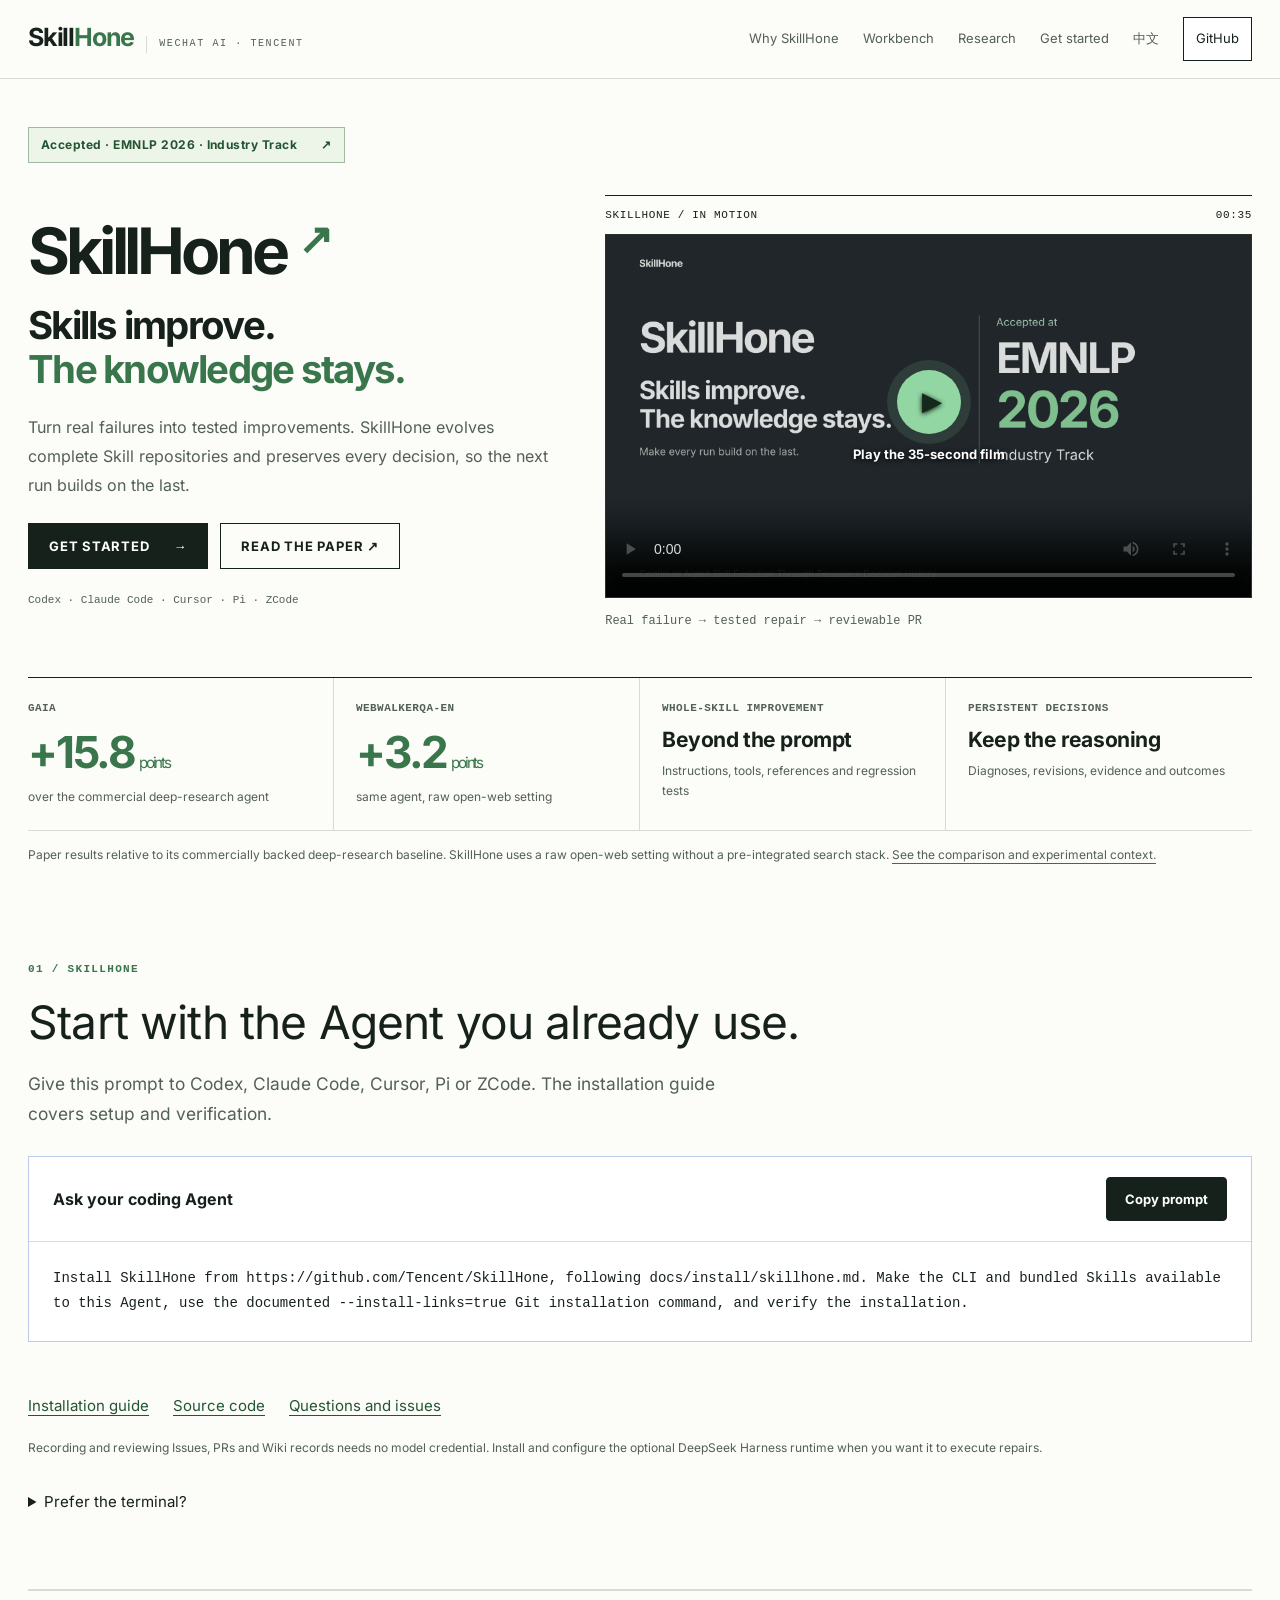
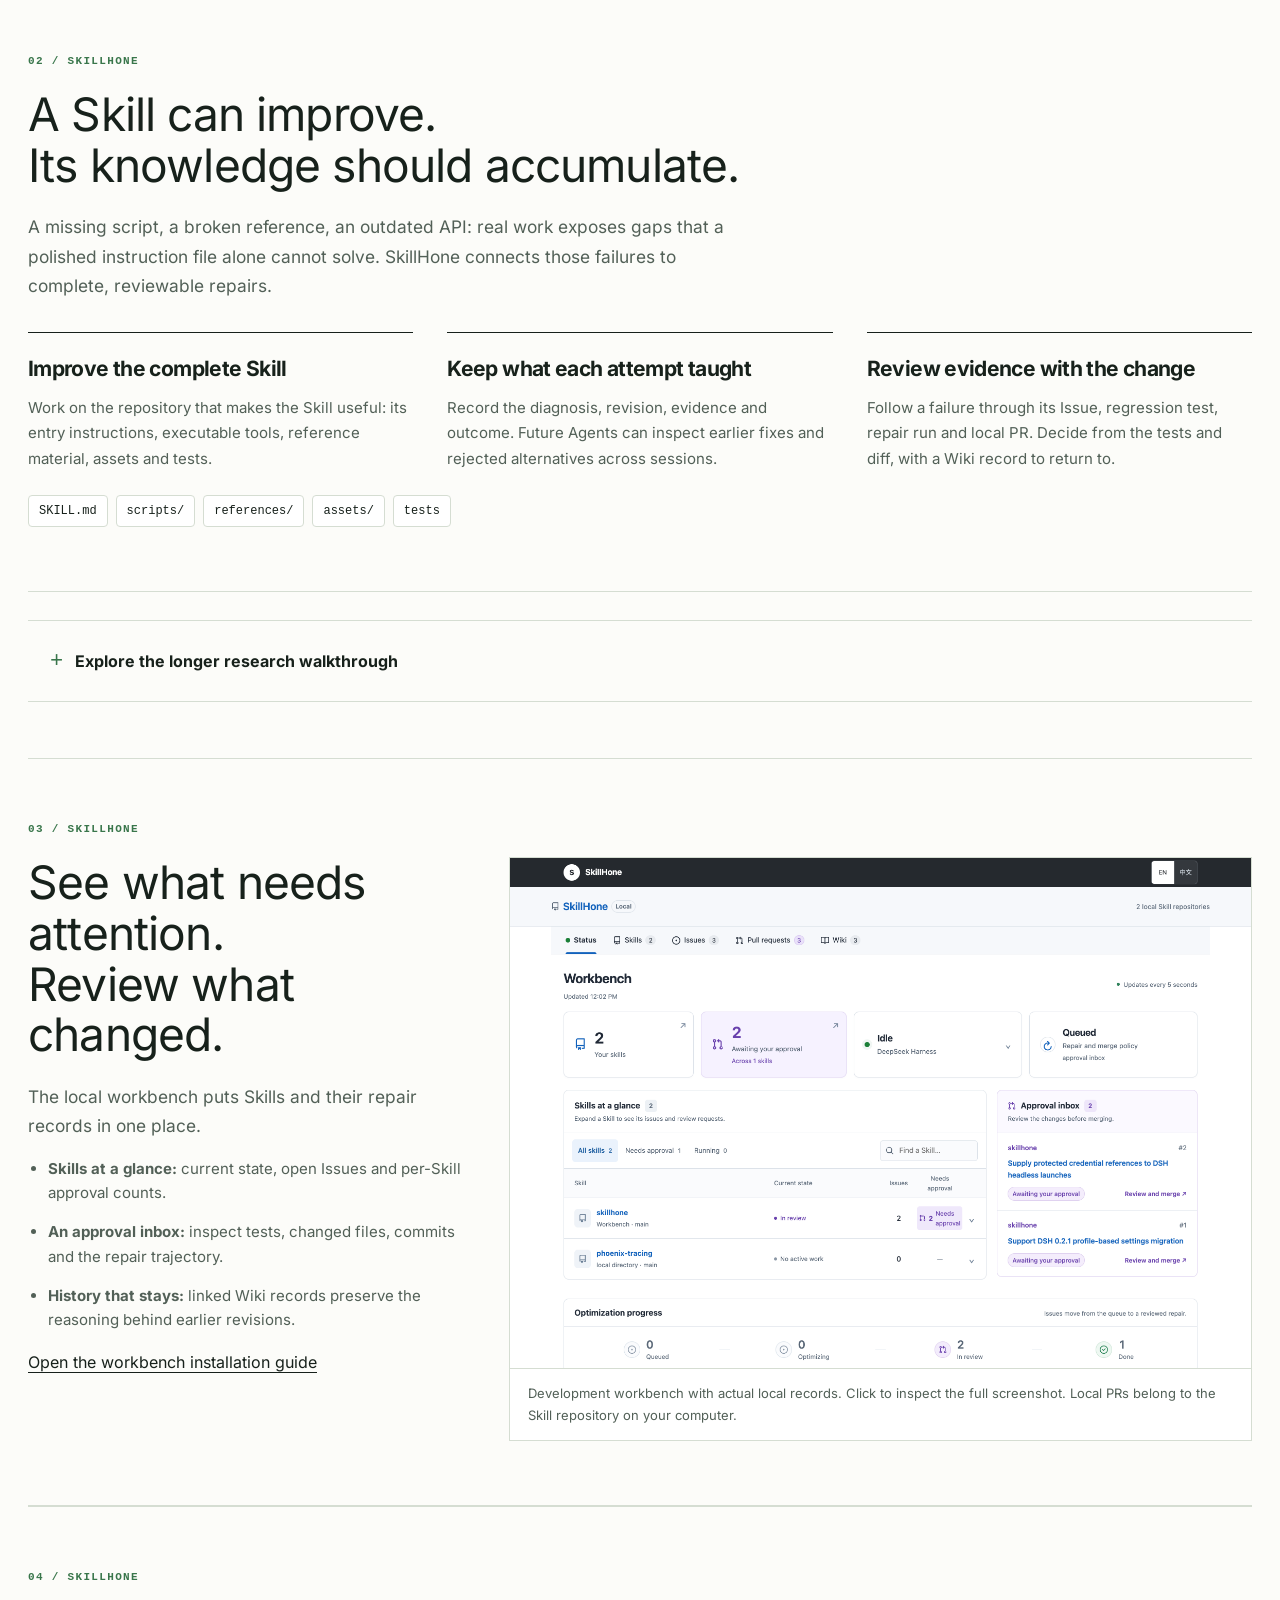
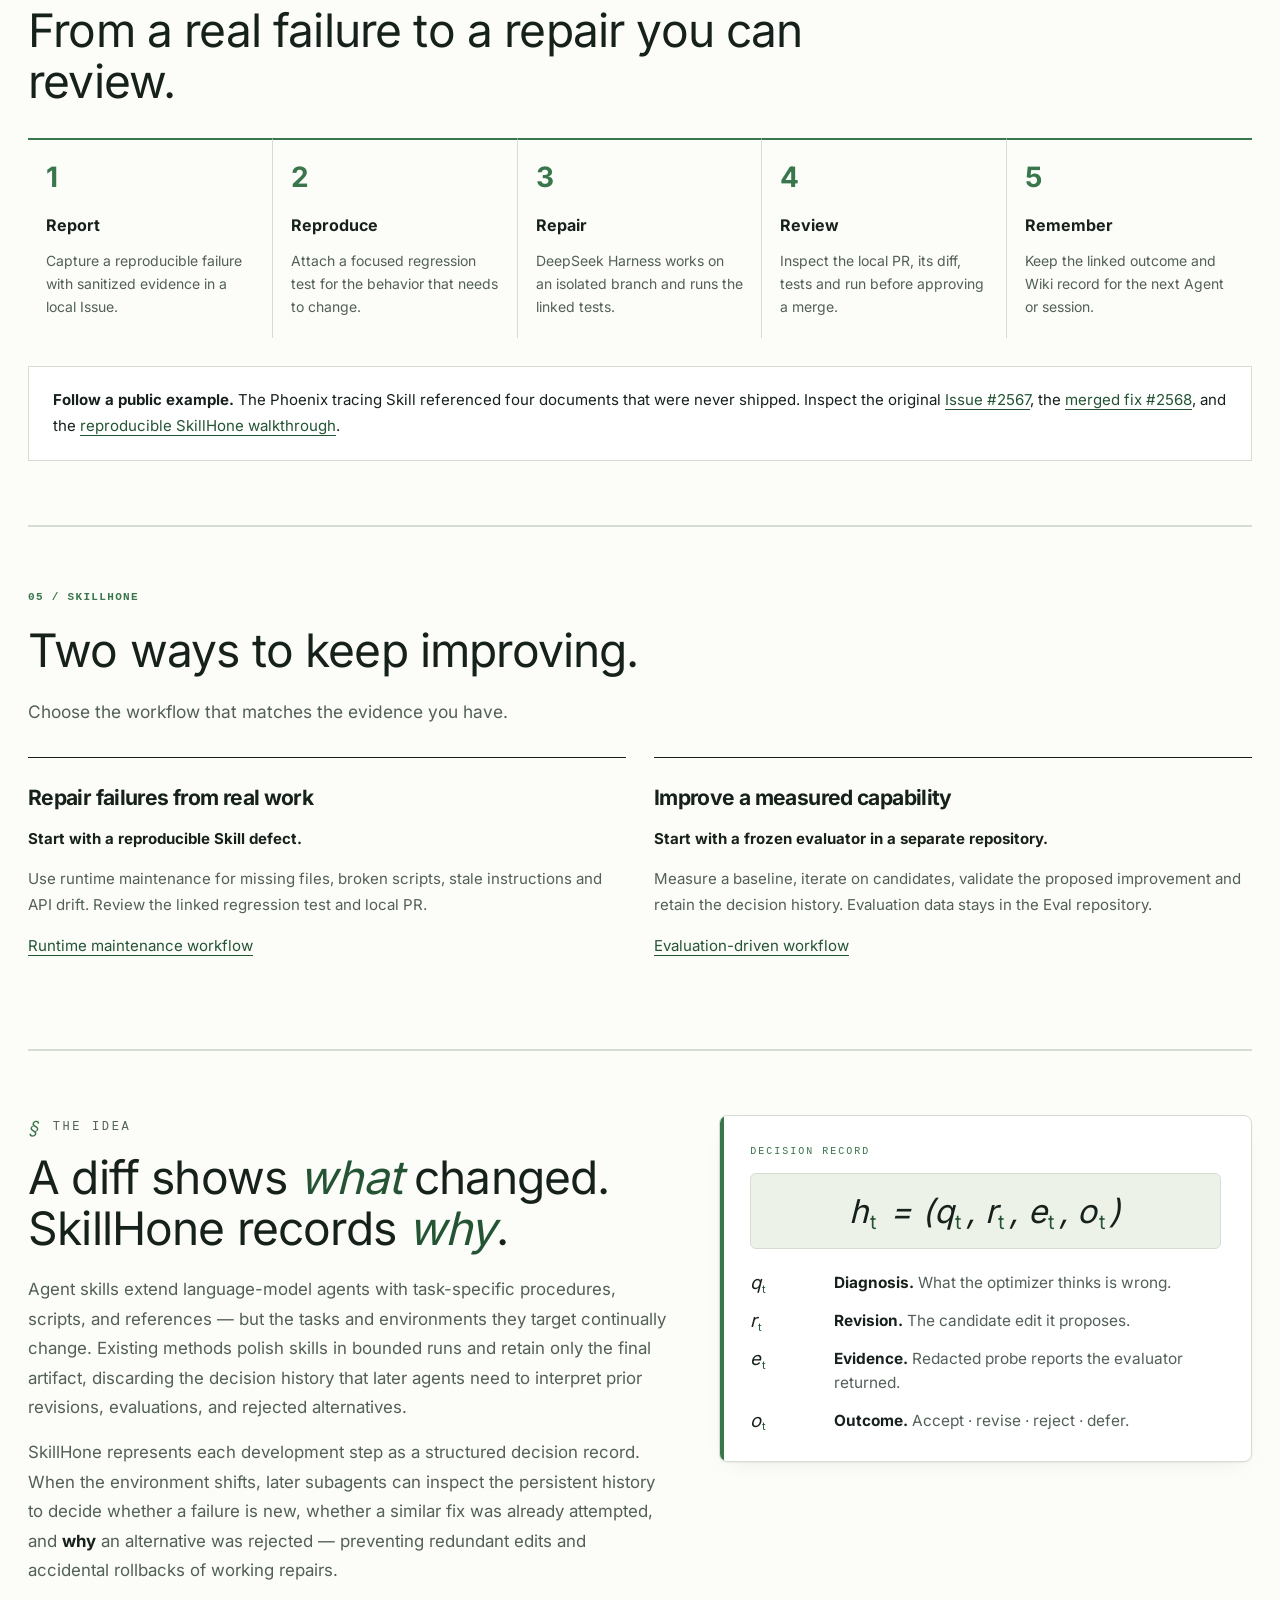
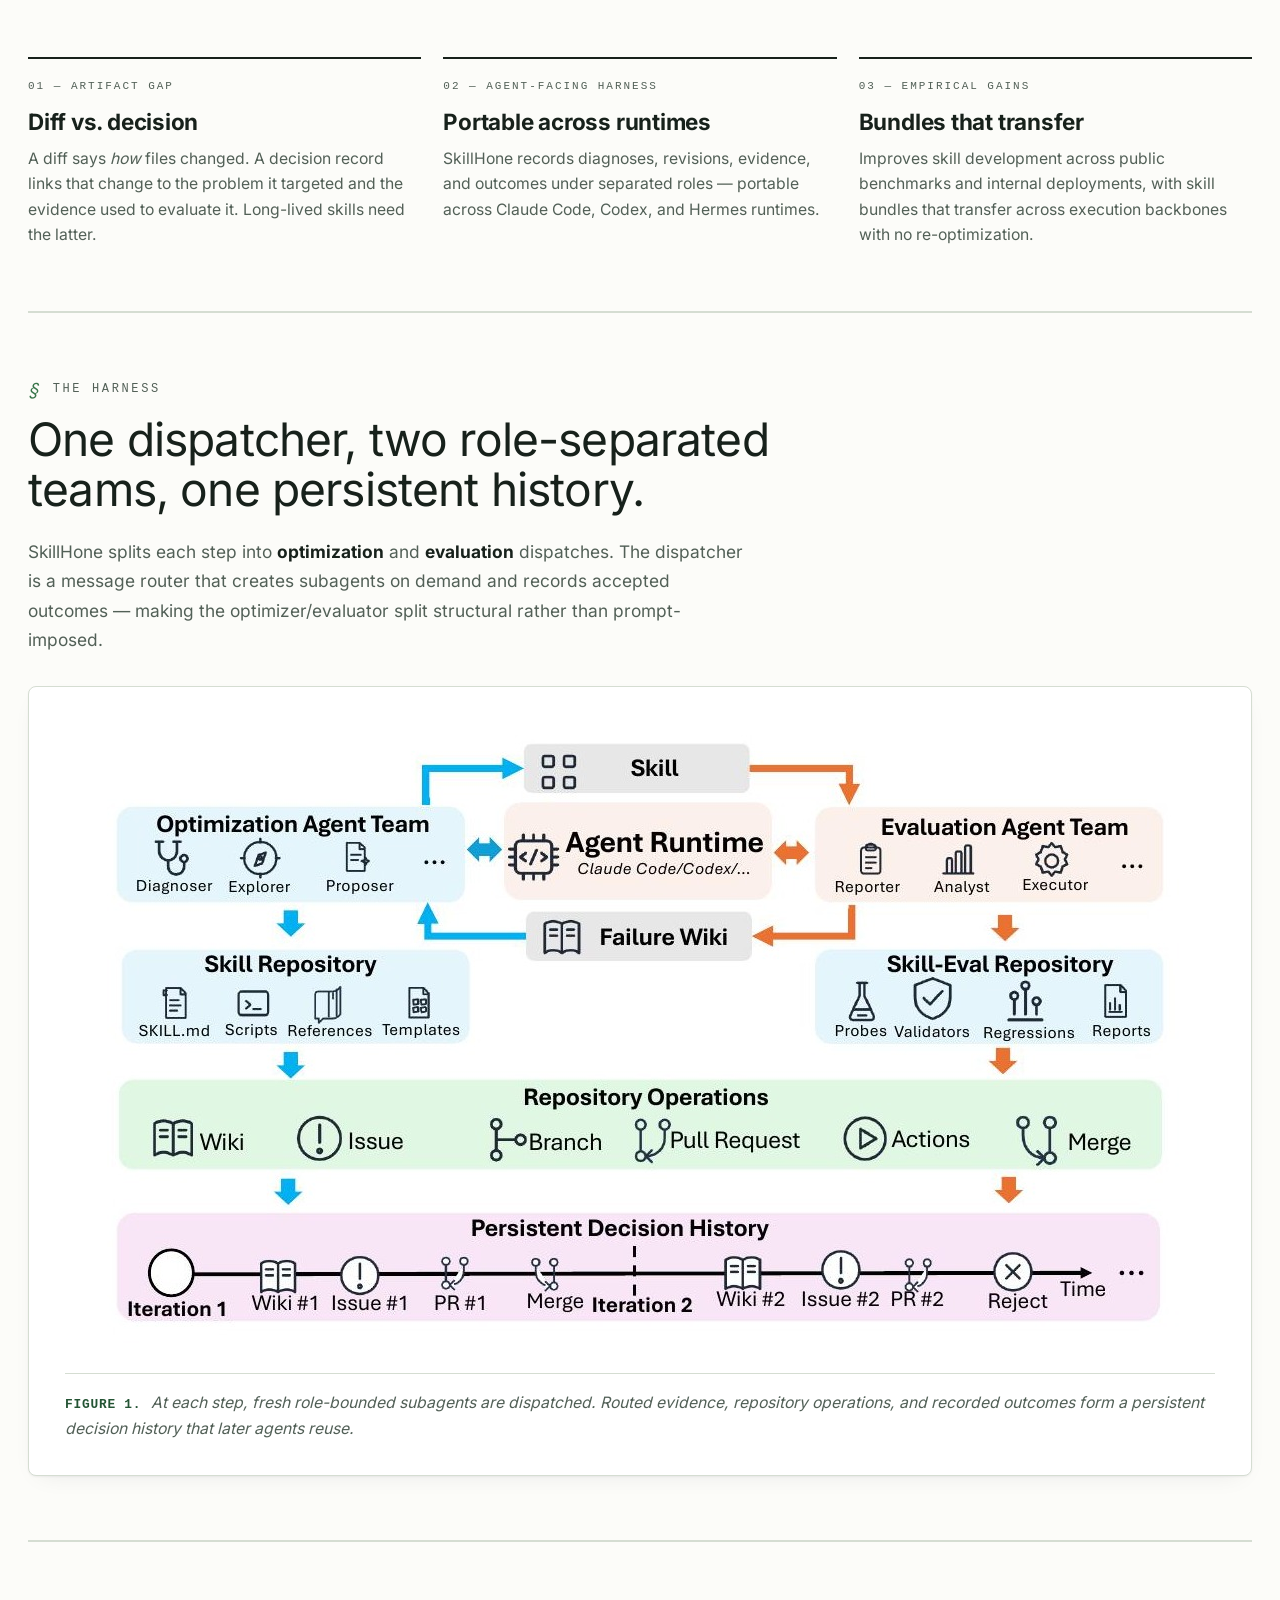
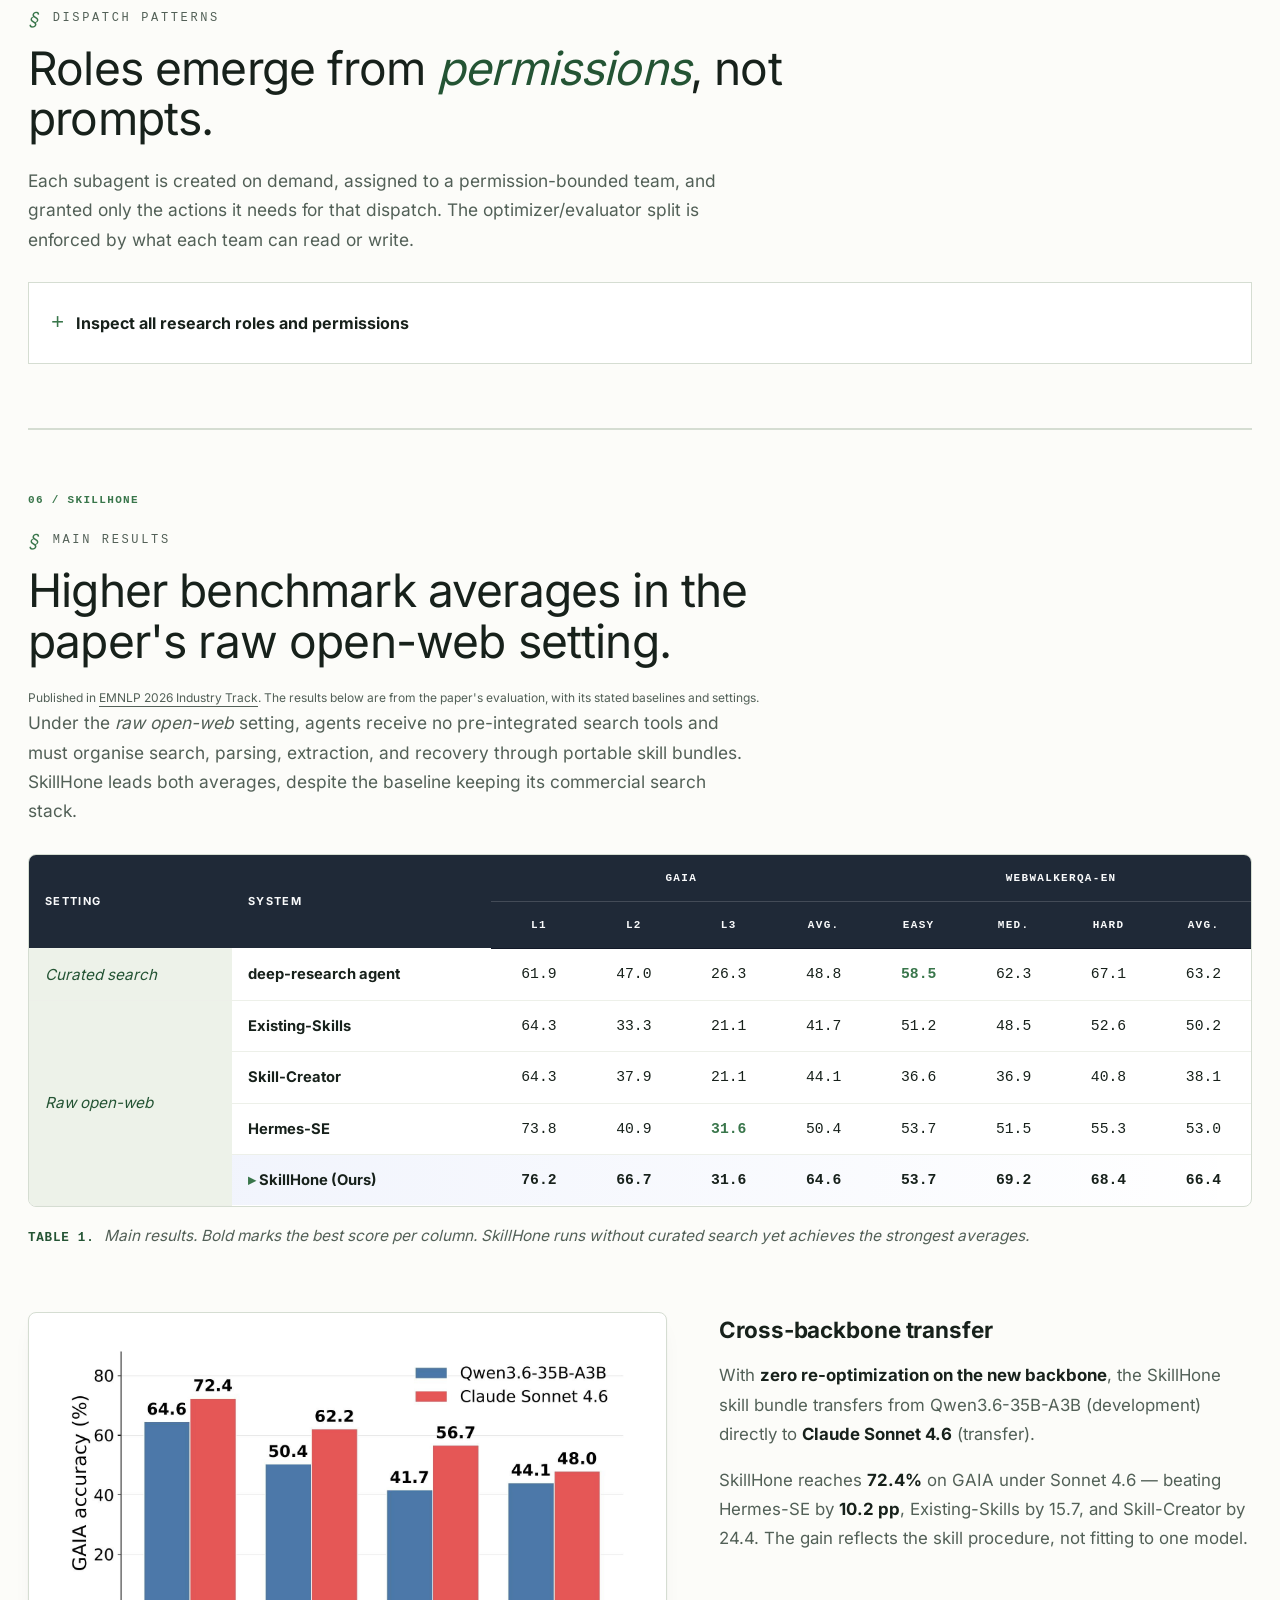
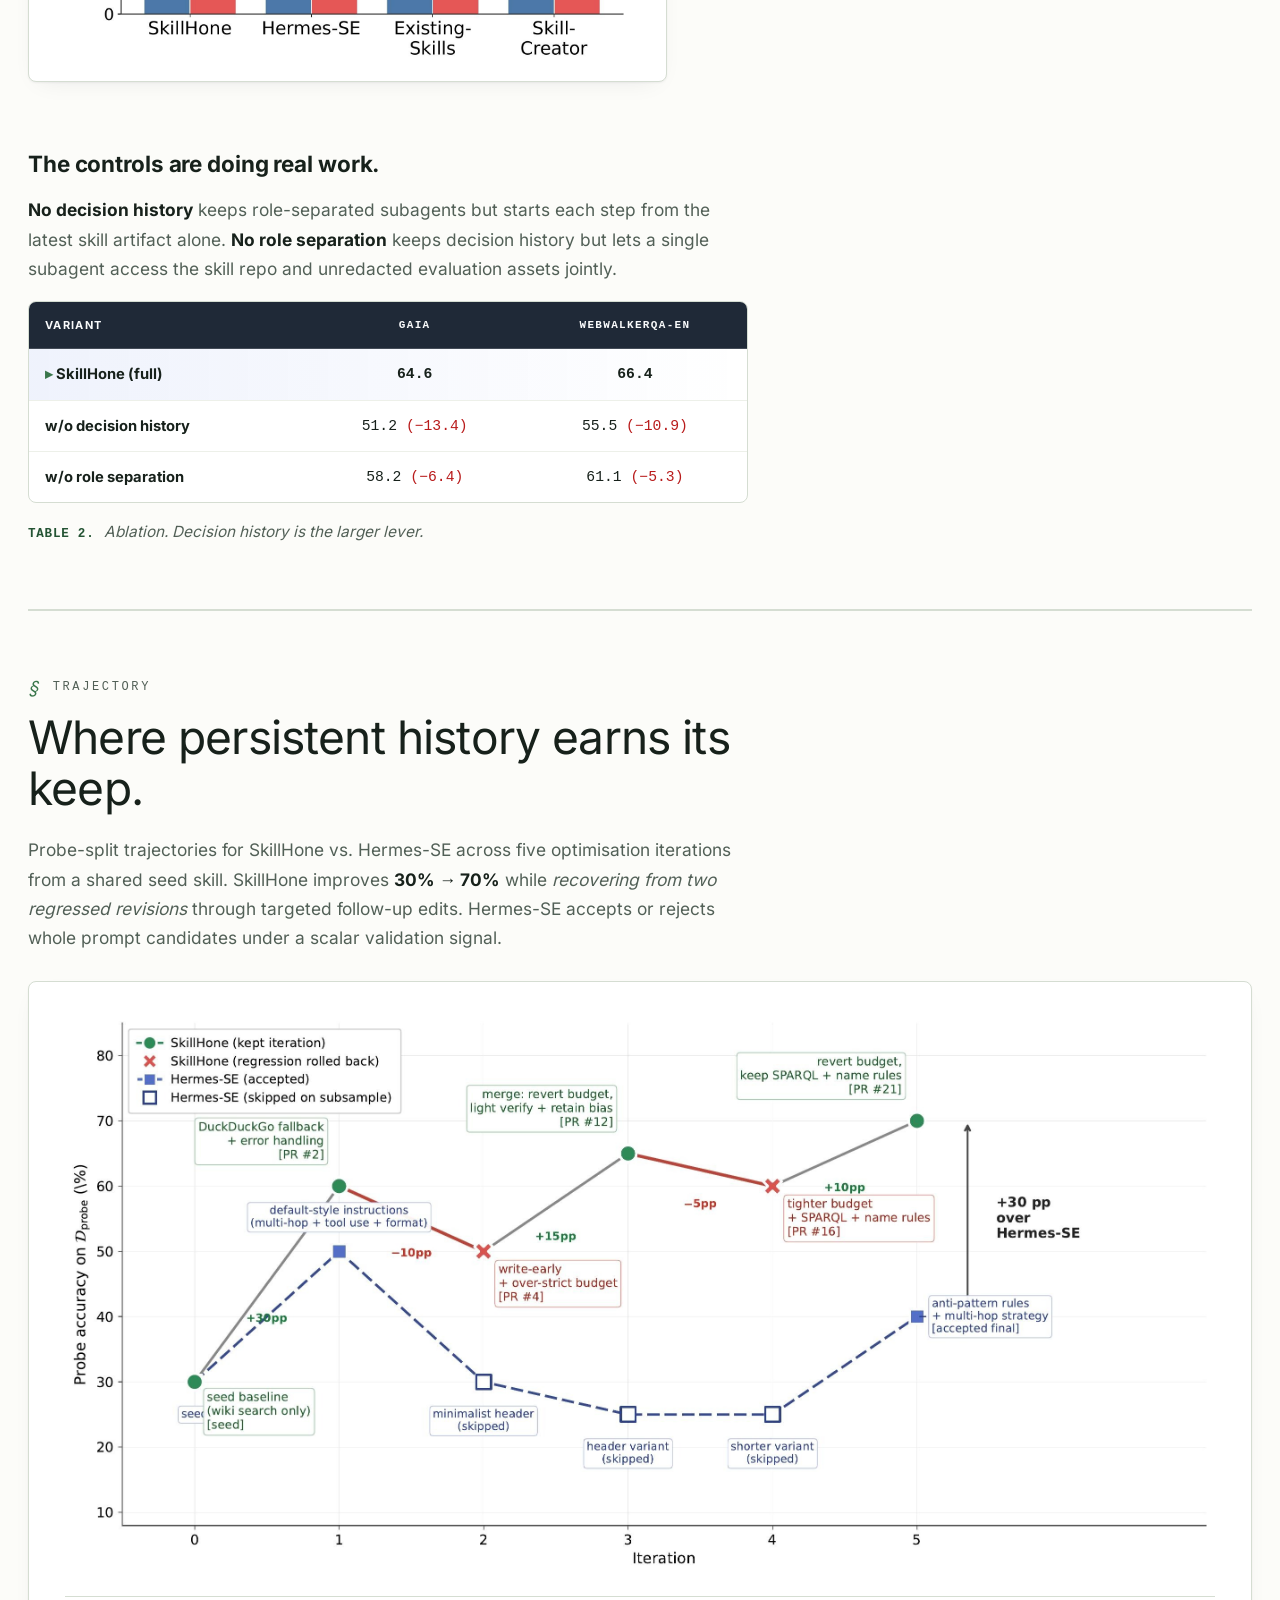
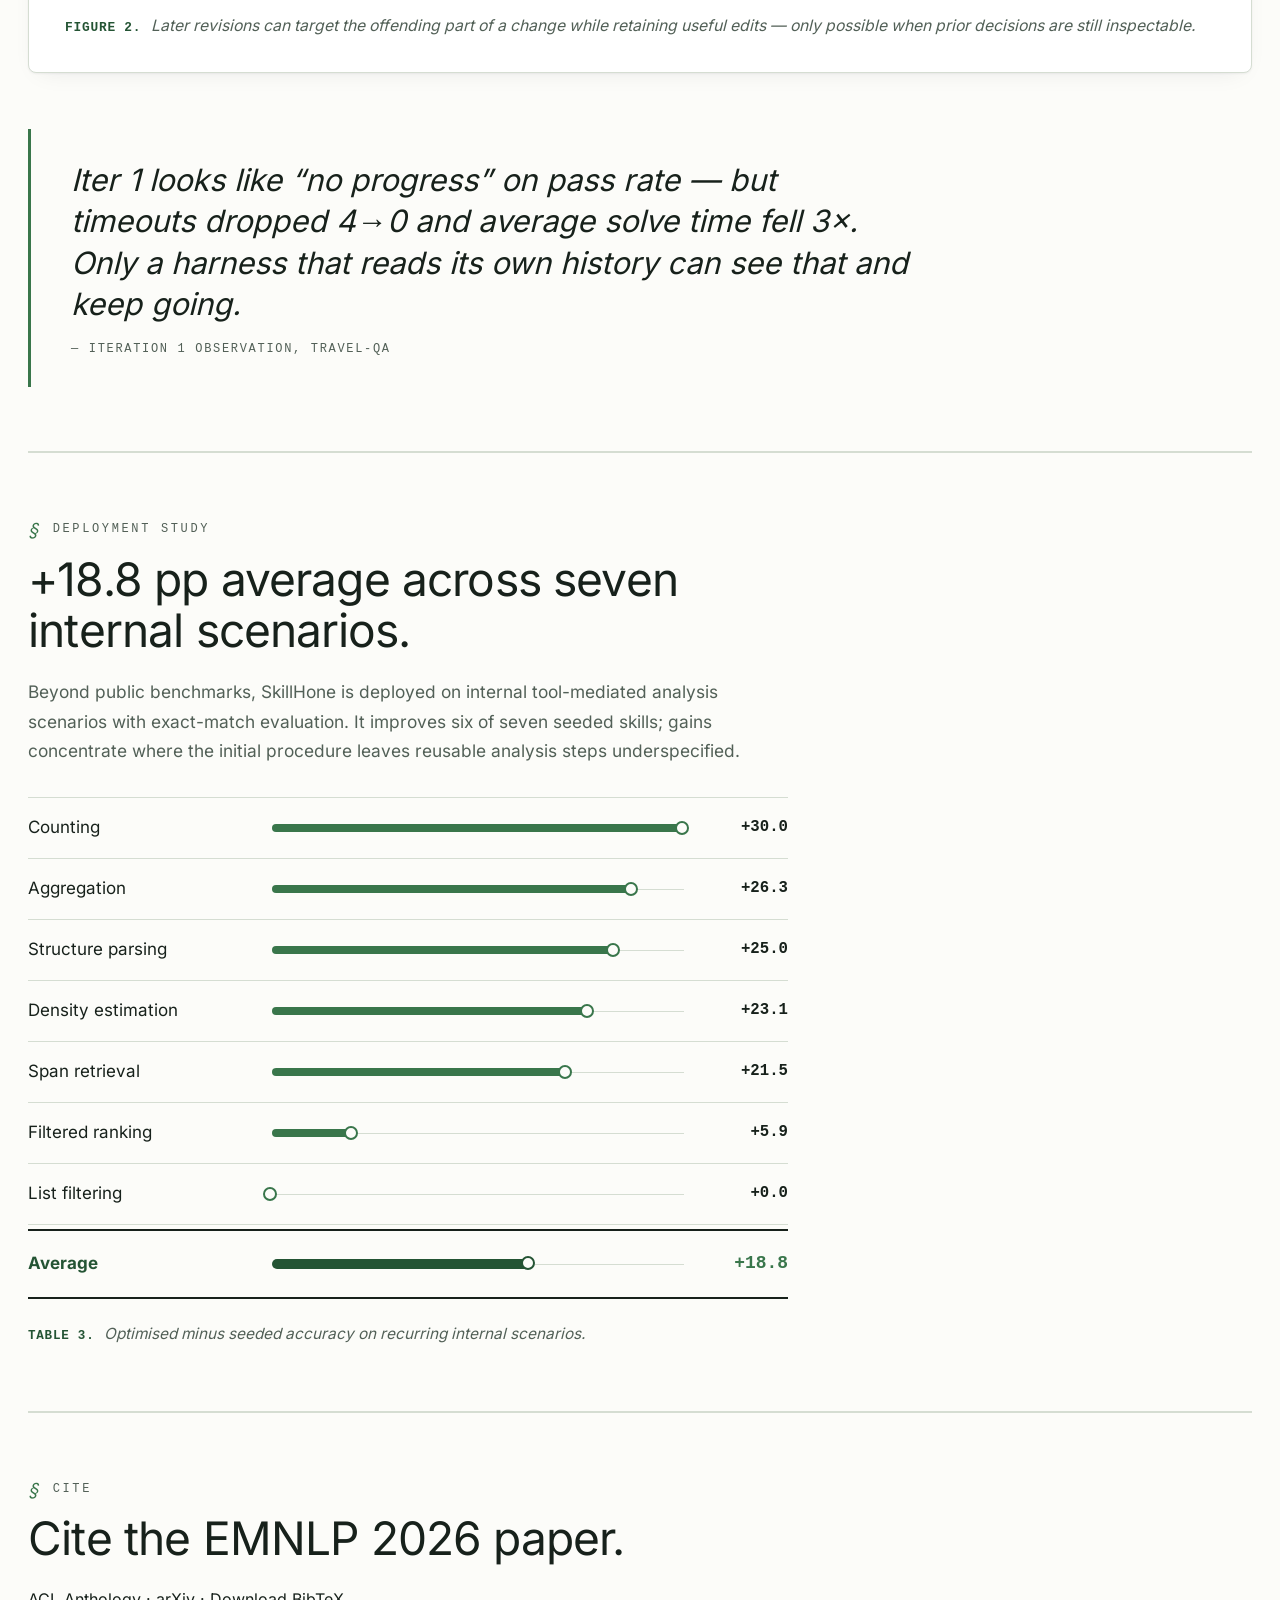
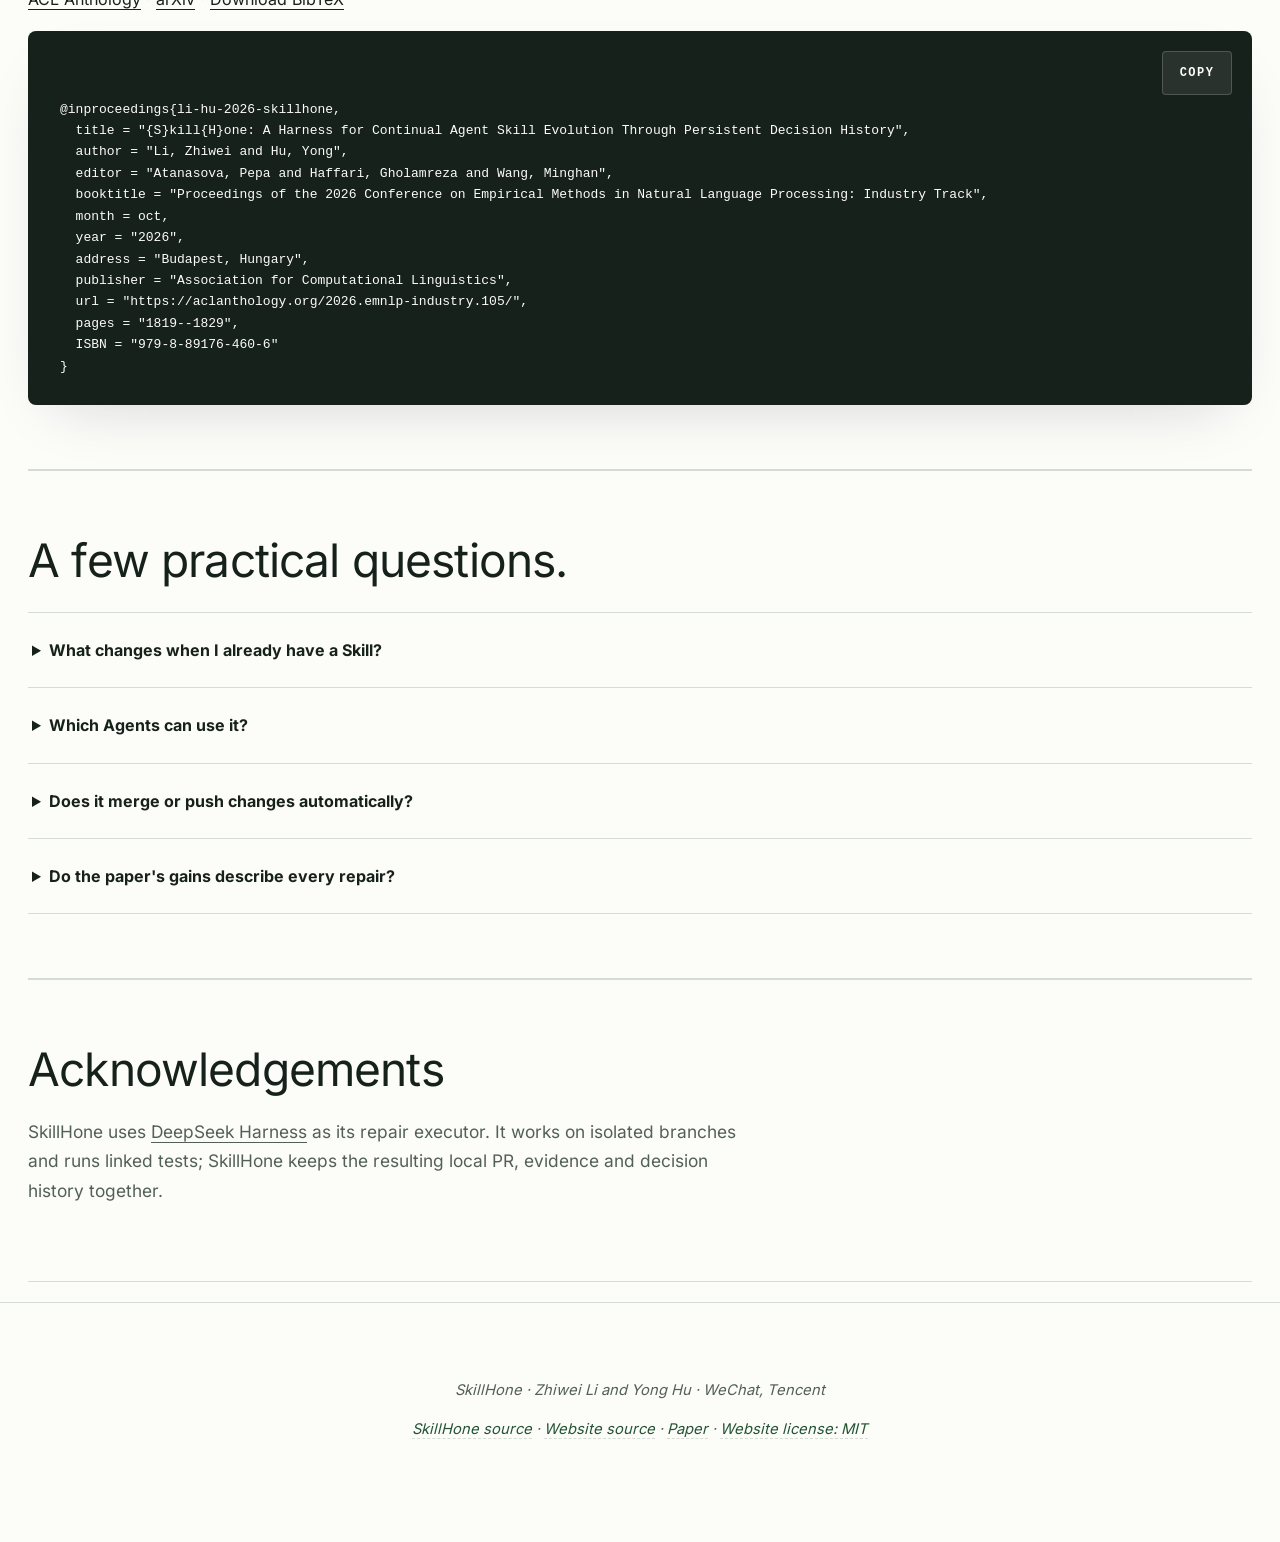
<file: index.html>
<!DOCTYPE html>
<html lang="en">
<head>
  <meta charset="UTF-8">
  <meta name="viewport" content="width=device-width, initial-scale=1.0">
  <title>SkillHone · Continual Agent Skill Evolution Through Persistent Decision History</title>

  <meta name="description" content="SkillHone continually improves complete Agent Skill repositories with persistent decision history and a local Issue, PR and Wiki workbench. Accepted at EMNLP 2026 Industry Track.">
  <meta name="keywords" content="agent skills, skill evolution, deep research, LLM agents, GAIA, WebWalkerQA, persistent decision history, Claude, multi-agent">
  <meta name="author" content="Zhiwei Li, Yong Hu">

  <meta property="og:type" content="article">
  <meta property="og:site_name" content="SkillHone">
  <meta property="og:title" content="SkillHone: A Harness for Continual Agent Skill Evolution Through Persistent Decision History">
  <meta property="og:description" content="SkillHone pairs skill revisions with evaluation-side evidence, recording structured histories of diagnoses, revisions, evidence, and outcomes.">
  <meta property="og:url" content="https://zwlijay.github.io/SkillHone-Project/">
  <meta property="og:image" content="https://zwlijay.github.io/SkillHone-Project/static/images/social-preview.png">
  <meta name="twitter:card" content="summary_large_image">
  <meta name="twitter:title" content="SkillHone — Continual Agent Skill Evolution">
  <meta name="twitter:image" content="https://zwlijay.github.io/SkillHone-Project/static/images/social-preview.png">

  <meta name="citation_title" content="SkillHone: A Harness for Continual Agent Skill Evolution Through Persistent Decision History">
  <meta name="citation_author" content="Li, Zhiwei">
  <meta name="citation_author" content="Hu, Yong">
  <meta name="citation_publication_date" content="2026/10">
  <meta name="citation_conference_title" content="EMNLP 2026 Industry Track">
  <meta name="citation_firstpage" content="1819">
  <meta name="citation_lastpage" content="1829">
  <meta name="citation_pdf_url" content="https://aclanthology.org/2026.emnlp-industry.105.pdf">

  <link rel="canonical" href="https://zwlijay.github.io/SkillHone-Project/">
  <link rel="alternate" hreflang="en" href="https://zwlijay.github.io/SkillHone-Project/">
  <link rel="alternate" hreflang="zh-CN" href="https://zwlijay.github.io/SkillHone-Project/zh.html">
  <link rel="icon" type="image/svg+xml" href="static/images/favicon.svg?v=3">
  <link rel="icon" type="image/x-icon" href="static/images/favicon.ico?v=3">


  <link rel="stylesheet" href="static/css/site.css?v=20261028-native-video">
  <script type="application/ld+json">{"@context": "https://schema.org", "@type": "ScholarlyArticle", "name": "SkillHone: A Harness for Continual Agent Skill Evolution Through Persistent Decision History", "url": "https://aclanthology.org/2026.emnlp-industry.105/", "author": [{"@type": "Person", "name": "Zhiwei Li"}, {"@type": "Person", "name": "Yong Hu"}], "datePublished": "2026-10", "isPartOf": {"@type": "PublicationVolume", "name": "Proceedings of the 2026 Conference on Empirical Methods in Natural Language Processing: Industry Track"}, "pageStart": "1819", "pageEnd": "1829"}</script>
</head>

<body>
  <a class="skip-link" href="#overview">Skip to introduction</a>

  <!-- ============ Nav ============ -->
  <header class="navbar" id="navbar">
    <a class="brand" href="#top">
      <span class="mark"><span class="a">Skill</span><span class="b">Hone</span></span>
      <span class="org">WeChat AI · Tencent</span>
    </a>
    <nav class="nav-links" aria-label="Sections">
      <a href="#overview">Why SkillHone</a><a href="#workbench">Workbench</a><a href="#results">Research</a><a href="#start">Get started</a>
      <a href="zh.html" lang="zh-CN" aria-label="切换到中文">中文</a>
      <a class="git" href="https://github.com/Tencent/SkillHone" target="_blank" rel="noopener">GitHub</a>
    </nav>
  </header>

  <!-- ============ Hero ============ -->
  <section class="hero" id="top">
    <a class="conference" href="https://aclanthology.org/2026.emnlp-industry.105/">Accepted · EMNLP 2026 · Industry Track<span aria-hidden="true">↗</span></a>
    <div class="hero-grid"><div class="hero-copy">
      <p class="product-name">SkillHone<span>↗</span></p>
      <h1 class="hero-title">Skills improve.<br><span>The knowledge stays.</span></h1>
      <p class="hero-lede">Turn real failures into tested improvements. SkillHone evolves complete Skill repositories and preserves every decision, so the next run builds on the last.</p>
      <div class="hero-actions"><a class="btn ink" href="#start">Get started <span aria-hidden="true">→</span></a><a class="btn outline" id="paper" href="https://aclanthology.org/2026.emnlp-industry.105/">Read the paper ↗</a></div>
      <p class="agent-line">Codex · Claude Code · Cursor · Pi · ZCode</p>
    </div><div class="hero-film" id="watch">
      <div class="film-label"><span>SKILLHONE / IN MOTION</span><span>00:35</span></div>
      <div class="video-hero"><video id="overview-video" controls preload="metadata" poster="static/images/posters/skillhone-overview.png" playsinline aria-label="Play the 35-second film"><source src="https://github.com/user-attachments/assets/69bafb25-5ba9-44cb-b5ff-8a2a94f8e51a" type="video/mp4"></video><button class="film-play" hidden data-play="overview-video" aria-label="Play the 35-second film"><span class="play-icon" aria-hidden="true">▶</span><span>Play the 35-second film</span></button></div>
      <p class="film-caption">Real failure → tested repair → reviewable PR</p><p class="play-status" role="status"></p>
    </div></div>
    <div class="stat-strip" aria-label="Headline results">
      <div class="stat-cell">
        <div class="label">GAIA</div>
        <div class="num">+15.8<span class="unit">points</span></div>
        <div class="note">over the commercial deep-research agent</div>
      </div>
      <div class="stat-cell">
        <div class="label">WebWalkerQA-EN</div>
        <div class="num">+3.2<span class="unit">points</span></div>
        <div class="note">same agent, raw open-web setting</div>
      </div>
      <div class="stat-cell"><div class="label">Whole-Skill improvement</div><div class="num text">Beyond the prompt</div><div class="note">Instructions, tools, references and regression tests</div></div>
      <div class="stat-cell"><div class="label">Persistent decisions</div><div class="num text">Keep the reasoning</div><div class="note">Diagnoses, revisions, evidence and outcomes</div></div>
    </div>
    <p class="result-context">Paper results relative to its commercially backed deep-research baseline. SkillHone uses a raw open-web setting without a pre-integrated search stack. <a href="#results">See the comparison and experimental context.</a></p>

  </section>

  <main class="page">
    <section class="block reveal" id="start" data-section="01">
      <h2 class="head">Start with the Agent you already use.</h2><p class="lede">Give this prompt to Codex, Claude Code, Cursor, Pi or ZCode. The installation guide covers setup and verification.</p>
      <div class="start-panel"><div class="prompt-header"><span>Ask your coding Agent</span><button class="copy-button" data-copy="install-prompt">Copy prompt</button></div><pre class="install-prompt" id="install-prompt">Install SkillHone from https://github.com/Tencent/SkillHone, following docs/install/skillhone.md. Make the CLI and bundled Skills available to this Agent, use the documented --install-links=true Git installation command, and verify the installation.</pre></div><p class="copy-status" role="status" aria-live="polite"></p>
      <div class="start-links"><a href="https://github.com/Tencent/SkillHone/blob/main/docs/install/skillhone.md">Installation guide</a><a href="https://github.com/Tencent/SkillHone">Source code</a><a href="https://github.com/Tencent/SkillHone/issues">Questions and issues</a></div>
      <p class="result-context">Recording and reviewing Issues, PRs and Wiki records needs no model credential. Install and configure the optional DeepSeek Harness runtime when you want it to execute repairs.</p>
      <details class="terminal-install"><summary>Prefer the terminal?</summary><pre><code>npm install -g --install-links=true git+https://github.com/Tencent/SkillHone.git#main
skillhone --help
skillhone setup --agent codex</code></pre><p>Replace <code>codex</code> with your Agent runtime. Follow the guide to configure models and verify a real repair-tool round trip.</p></details>
    </section>


    <section class="block reveal" id="overview" data-section="02">
      <h2 class="head">A Skill can improve.<br>Its knowledge should accumulate.</h2>
      <p class="lede">A missing script, a broken reference, an outdated API: real work exposes gaps that a polished instruction file alone cannot solve. SkillHone connects those failures to complete, reviewable repairs.</p>
      <div class="overview-grid" style="margin-top:32px">
        <article class="overview-item"><h3>Improve the complete Skill</h3><p>Work on the repository that makes the Skill useful: its entry instructions, executable tools, reference material, assets and tests.</p></article>
        <article class="overview-item"><h3>Keep what each attempt taught</h3><p>Record the diagnosis, revision, evidence and outcome. Future Agents can inspect earlier fixes and rejected alternatives across sessions.</p></article>
        <article class="overview-item"><h3>Review evidence with the change</h3><p>Follow a failure through its Issue, regression test, repair run and local PR. Decide from the tests and diff, with a Wiki record to return to.</p></article>
      </div>
      <div class="file-tags" aria-label="Skill repository contents"><code>SKILL.md</code><code>scripts/</code><code>references/</code><code>assets/</code><code>tests</code></div>
    </section>

    <!-- ============ Video ============ -->
    <section class="video-block reveal" id="research-film"><details class="research-film"><summary>Explore the longer research walkthrough</summary><div class="video-row"><div><p class="video-note">The original two-minute research introduction explains persistent decision history and cross-backbone transfer.</p><video controls preload="none" poster="static/images/posters/cover-4-headline.jpg" playsinline aria-label="Original research walkthrough"><source src="https://github.com/user-attachments/assets/1433fd49-fffd-4c55-8b90-ab6f14967446" type="video/mp4"></video></div><div><p class="video-note">Original research demonstration</p><video controls preload="none" poster="static/images/posters/cover-3-demo.jpg" playsinline aria-label="Original research demonstration"><source src="https://github.com/user-attachments/assets/ecab6d56-b2c1-4c2b-a584-e15e4fdf21d7" type="video/mp4"></video></div></div></details>
    </section>

    <section class="block reveal" id="workbench" data-section="03">
      <div class="workbench-layout"><div class="workbench-copy"><h2 class="head">See what needs attention.<br>Review what changed.</h2><p class="lede">The local workbench puts Skills and their repair records in one place.</p><ul><li><b>Skills at a glance:</b> current state, open Issues and per-Skill approval counts.</li><li><b>An approval inbox:</b> inspect tests, changed files, commits and the repair trajectory.</li><li><b>History that stays:</b> linked Wiki records preserve the reasoning behind earlier revisions.</li></ul><a href="https://github.com/Tencent/SkillHone/blob/main/docs/install/skillhone.md">Open the workbench installation guide</a></div>
      <figure class="workbench-preview"><a href="static/images/product/workbench.png" target="_blank" rel="noopener" aria-label="Open full-size workbench screenshot"><img src="static/images/product/workbench.png" width="2880" height="2740" loading="lazy" alt="SkillHone development workbench showing a Skills list and two local PRs awaiting review"></a><figcaption>Development workbench with actual local records. Click to inspect the full screenshot. Local PRs belong to the Skill repository on your computer.</figcaption></figure></div>
    </section>
    <section class="block reveal" id="workflow" data-section="04">
      <h2 class="head">From a real failure to a repair you can review.</h2>
      <ol class="pipeline"><li><strong>Report</strong><p>Capture a reproducible failure with sanitized evidence in a local Issue.</p></li><li><strong>Reproduce</strong><p>Attach a focused regression test for the behavior that needs to change.</p></li><li><strong>Repair</strong><p>DeepSeek Harness works on an isolated branch and runs the linked tests.</p></li><li><strong>Review</strong><p>Inspect the local PR, its diff, tests and run before approving a merge.</p></li><li><strong>Remember</strong><p>Keep the linked outcome and Wiki record for the next Agent or session.</p></li></ol>
      <p class="case-note"><b>Follow a public example.</b> The Phoenix tracing Skill referenced four documents that were never shipped. Inspect the original <a href="https://github.com/github/awesome-copilot/issues/2567">Issue #2567</a>, the <a href="https://github.com/github/awesome-copilot/pull/2568">merged fix #2568</a>, and the <a href="https://github.com/Tencent/SkillHone/tree/main/examples/phoenix-tracing">reproducible SkillHone walkthrough</a>.</p>
    </section>
    <section class="block reveal" id="paths" data-section="05">
      <h2 class="head">Two ways to keep improving.</h2><p class="lede">Choose the workflow that matches the evidence you have.</p>
      <div class="path-grid"><article class="path-card"><h3>Repair failures from real work</h3><p class="path-trigger">Start with a reproducible Skill defect.</p><p>Use runtime maintenance for missing files, broken scripts, stale instructions and API drift. Review the linked regression test and local PR.</p><a href="https://github.com/Tencent/SkillHone/tree/main/skills/skillhone-auto-optimization">Runtime maintenance workflow</a></article><article class="path-card"><h3>Improve a measured capability</h3><p class="path-trigger">Start with a frozen evaluator in a separate repository.</p><p>Measure a baseline, iterate on candidates, validate the proposed improvement and retain the decision history. Evaluation data stays in the Eval repository.</p><a href="https://github.com/Tencent/SkillHone/blob/main/docs/benchmark-optimization.md">Evaluation-driven workflow</a></article></div>
    </section>


    <!-- ============ Idea ============ -->
    <section class="block reveal" id="idea">
      <div class="grid-two">
        <div>
          <div class="label-rule">The idea</div>
          <h2 class="head">A diff shows <em>what</em> changed. SkillHone records <em>why</em>.</h2>
          <div class="prose">
            <p>
              Agent skills extend language-model agents with task-specific procedures, scripts, and references &mdash;
              but the tasks and environments they target continually change. Existing methods polish skills in bounded
              runs and retain only the final artifact, discarding the decision history that later agents need to
              interpret prior revisions, evaluations, and rejected alternatives.
            </p>
            <p>
              SkillHone represents each development step as a structured decision record. When the environment shifts,
              later subagents can inspect the persistent history to decide whether a failure is new, whether a similar
              fix was already attempted, and <b>why</b> an alternative was rejected &mdash; preventing redundant edits
              and accidental rollbacks of working repairs.
            </p>
          </div>
        </div>

        <aside class="record-card">
          <div class="rcrd-eyebrow">Decision record</div>
          <div class="formula">h<sub>t</sub> = (q<sub>t</sub>, r<sub>t</sub>, e<sub>t</sub>, o<sub>t</sub>)</div>
          <dl>
            <dt>q<span>t</span></dt><dd><b>Diagnosis.</b> What the optimizer thinks is wrong.</dd>
            <dt>r<span>t</span></dt><dd><b>Revision.</b> The candidate edit it proposes.</dd>
            <dt>e<span>t</span></dt><dd><b>Evidence.</b> Redacted probe reports the evaluator returned.</dd>
            <dt>o<span>t</span></dt><dd><b>Outcome.</b> Accept · revise · reject · defer.</dd>
          </dl>
        </aside>
      </div>

      <div class="three-take">
        <div class="take">
          <div class="take-tag">01 — Artifact gap</div>
          <h3>Diff vs. decision</h3>
          <p>A diff says <em>how</em> files changed. A decision record links that change to the problem it targeted and the evidence used to evaluate it. Long-lived skills need the latter.</p>
        </div>
        <div class="take">
          <div class="take-tag">02 — Agent-facing harness</div>
          <h3>Portable across runtimes</h3>
          <p>SkillHone records diagnoses, revisions, evidence, and outcomes under separated roles &mdash; portable across Claude Code, Codex, and Hermes runtimes.</p>
        </div>
        <div class="take">
          <div class="take-tag">03 — Empirical gains</div>
          <h3>Bundles that transfer</h3>
          <p>Improves skill development across public benchmarks and internal deployments, with skill bundles that transfer across execution backbones with no re-optimization.</p>
        </div>
      </div>
    </section>

    <!-- ============ Harness figure ============ -->
    <section class="block reveal" id="harness">
      <div class="label-rule">The harness</div>
      <h2 class="head">One dispatcher, two role-separated teams, one persistent history.</h2>
      <p class="lede">
        SkillHone splits each step into <b>optimization</b> and <b>evaluation</b> dispatches.
        The dispatcher is a message router that creates subagents on demand and records accepted outcomes &mdash;
        making the optimizer/evaluator split structural rather than prompt-imposed.
      </p>

      <div class="figure" style="margin-top: 32px;">
        <img src="static/images/figures/framework.jpg" alt="SkillHone architecture: optimization team and evaluation team connected through a dispatcher that writes a persistent decision history." width="1098" height="632" loading="lazy">
        <p class="caption">
          <b>Figure 1.</b> At each step, fresh role-bounded subagents are dispatched. Routed evidence, repository operations,
          and recorded outcomes form a persistent decision history that later agents reuse.
        </p>
      </div>
    </section>

    <!-- ============ Roles ============ -->
    <section class="block reveal" id="roles">
      <div class="label-rule">Dispatch patterns</div>
      <h2 class="head">Roles emerge from <em>permissions</em>, not prompts.</h2>
      <p class="lede">
        Each subagent is created on demand, assigned to a permission-bounded team, and granted only the actions
        it needs for that dispatch. The optimizer/evaluator split is enforced by what each team can read or write.
      </p>

      <details class="research-details"><summary>Inspect all research roles and permissions</summary>
      <div class="role-grid" style="margin-top: 28px;">
        <div class="role-cell"><span class="team opt">Optimization</span><h4>Proposer</h4><p>Reads redacted reports and decision history; writes diagnoses. No access to probe targets or validators.</p></div>
        <div class="role-cell"><span class="team opt">Optimization</span><h4>Explorer</h4><p>Searches external resources for reusable patterns when a revision needs them. No access to probe targets or validators.</p></div>
        <div class="role-cell"><span class="team opt">Optimization</span><h4>Developer</h4><p>Edits the current skill and proposes typed revisions. No access to unredacted evaluation assets.</p></div>
        <div class="role-cell"><span class="team opt">Optimization</span><h4>Reviewer</h4><p>Reviews pending changes using redacted evidence and prior decision records. No access to probe targets.</p></div>
        <div class="role-cell"><span class="team opt">Optimization</span><h4>Decider</h4><p>Accepts or rejects candidate revisions according to recorded evidence. No access to unredacted evaluation assets.</p></div>
        <div class="role-cell"><span class="team eval">Evaluation</span><h4>Executor</h4><p>Runs the current skill on probe items. May inspect oracle targets, validators, and traces. No skill-repo write access.</p></div>
        <div class="role-cell"><span class="team eval">Evaluation</span><h4>Diagnoser</h4><p>Analyses outcomes and traces; updates evaluation diagnostics. No skill-repo write access.</p></div>
        <div class="role-cell"><span class="team eval">Evaluation</span><h4>Reporter</h4><p>Produces redacted problem reports for the optimization side. No revision-decision authority.</p></div>
        <div class="role-cell"><span class="team eval">Evaluation</span><h4>Auditor</h4><p>Checks probe metadata, traces, and redacted reports for evaluation-side consistency. No skill-repo write access.</p></div>
        <div class="role-cell"><span class="team run">Runtime</span><h4>Dispatcher</h4><p>Creates subagents and routes artifacts between repositories. No direct skill edits; no access to unredacted probe targets.</p></div>
      </div></details>
    </section>

    <!-- ============ Results ============ -->
    <section class="block reveal" id="results" data-section="06">
      <div class="label-rule">Main results</div>
      <h2 class="head">Higher benchmark averages in the paper's raw open-web setting.</h2>
      <p class="result-context">Published in <a href="https://aclanthology.org/2026.emnlp-industry.105/">EMNLP 2026 Industry Track</a>. The results below are from the paper's evaluation, with its stated baselines and settings.</p>
      <p class="lede">
        Under the <em>raw open-web</em> setting, agents receive no pre-integrated search tools and must organise
        search, parsing, extraction, and recovery through portable skill bundles. SkillHone leads both averages,
        despite the baseline keeping its commercial search stack.
      </p>

      <div class="tbl-wrap" style="margin-top: 28px;">
        <table class="tbl">
          <thead>
            <tr>
              <th rowspan="2" class="row-label">Setting</th>
              <th rowspan="2" class="row-label">System</th>
              <th colspan="4">GAIA</th>
              <th colspan="4">WebWalkerQA-EN</th>
            </tr>
            <tr>
              <th>L1</th><th>L2</th><th>L3</th><th>Avg.</th>
              <th>Easy</th><th>Med.</th><th>Hard</th><th>Avg.</th>
            </tr>
          </thead>
          <tbody>
            <tr>
              <td class="group">Curated search</td>
              <td class="row-label">deep-research agent</td>
              <td>61.9</td><td>47.0</td><td>26.3</td><td>48.8</td>
              <td class="best">58.5</td><td>62.3</td><td>67.1</td><td>63.2</td>
            </tr>
            <tr>
              <td rowspan="4" class="group">Raw open-web</td>
              <td class="row-label">Existing-Skills</td>
              <td>64.3</td><td>33.3</td><td>21.1</td><td>41.7</td>
              <td>51.2</td><td>48.5</td><td>52.6</td><td>50.2</td>
            </tr>
            <tr>
              <td class="row-label">Skill-Creator</td>
              <td>64.3</td><td>37.9</td><td>21.1</td><td>44.1</td>
              <td>36.6</td><td>36.9</td><td>40.8</td><td>38.1</td>
            </tr>
            <tr>
              <td class="row-label">Hermes-SE</td>
              <td>73.8</td><td>40.9</td><td class="best">31.6</td><td>50.4</td>
              <td>53.7</td><td>51.5</td><td>55.3</td><td>53.0</td>
            </tr>
            <tr class="us">
              <td class="row-label">SkillHone (Ours)</td>
              <td class="best">76.2</td><td class="best">66.7</td><td class="best">31.6</td><td class="best">64.6</td>
              <td>53.7</td><td class="best">69.2</td><td class="best">68.4</td><td class="best">66.4</td>
            </tr>
          </tbody>
        </table>
      </div>
      <p class="caption" style="font-family: var(--serif); font-style: italic; color: var(--ink-soft); margin: 16px 0 0; font-size: 0.96rem;">
        <b style="font-family: var(--mono); font-style: normal; font-size: 0.82em; letter-spacing: 0.06em; text-transform: uppercase; color: var(--primary-deep); margin-right: 6px;">Table 1.</b>
        Main results. Bold marks the best score per column. SkillHone runs without curated search yet achieves the strongest averages.
      </p>

      <!-- Cross-backbone transfer -->
      <div class="grid-two" style="margin-top: 64px;">
        <div class="figure">
          <img src="static/images/figures/gaia_transfer_sonnet.jpg" alt="GAIA accuracy under the development backbone (Qwen3.6-35B-A3B) and the transfer backbone (Claude Sonnet 4.6)." width="1658" height="932" loading="lazy">
        </div>
        <div>
          <h3 class="subhead">Cross-backbone transfer</h3>
          <div class="prose">
            <p>
              With <b>zero re-optimization on the new backbone</b>, the SkillHone skill bundle transfers from
              Qwen3.6-35B-A3B (development) directly to <b>Claude Sonnet 4.6</b> (transfer).
            </p>
            <p>
              SkillHone reaches <b>72.4%</b> on GAIA under Sonnet 4.6 &mdash; beating Hermes-SE by <b>10.2&nbsp;pp</b>,
              Existing-Skills by 15.7, and Skill-Creator by 24.4. The gain reflects the skill procedure, not fitting to one model.
            </p>
          </div>
        </div>
      </div>

      <!-- Ablation -->
      <div style="margin-top: 64px;">
        <h3 class="subhead">The controls are doing real work.</h3>
        <p class="lede">
          <b>No decision history</b> keeps role-separated subagents but starts each step from the latest skill artifact alone.
          <b>No role separation</b> keeps decision history but lets a single subagent access the skill repo and unredacted
          evaluation assets jointly.
        </p>
        <div class="tbl-wrap" style="max-width: 720px; margin-top: 18px;">
          <table class="tbl">
            <thead>
              <tr><th class="row-label">Variant</th><th>GAIA</th><th>WebWalkerQA-EN</th></tr>
            </thead>
            <tbody>
              <tr class="us"><td class="row-label">SkillHone (full)</td><td class="best">64.6</td><td class="best">66.4</td></tr>
              <tr><td class="row-label">w/o decision history</td><td>51.2 <span class="down">(−13.4)</span></td><td>55.5 <span class="down">(−10.9)</span></td></tr>
              <tr><td class="row-label">w/o role separation</td><td>58.2 <span class="down">(−6.4)</span></td><td>61.1 <span class="down">(−5.3)</span></td></tr>
            </tbody>
          </table>
        </div>
        <p style="font-family: var(--serif); font-style: italic; color: var(--ink-soft); margin: 16px 0 0; font-size: 0.96rem;">
          <b style="font-family: var(--mono); font-style: normal; font-size: 0.82em; letter-spacing: 0.06em; text-transform: uppercase; color: var(--primary-deep); margin-right: 6px;">Table 2.</b>
          Ablation. Decision history is the larger lever.
        </p>
      </div>
    </section>

    <!-- ============ Trajectory ============ -->
    <section class="block reveal" id="trajectory">
      <div class="label-rule">Trajectory</div>
      <h2 class="head">Where persistent history earns its keep.</h2>
      <p class="lede">
        Probe-split trajectories for SkillHone vs. Hermes-SE across five optimisation iterations from a shared
        seed skill. SkillHone improves <b>30% → 70%</b> while <em>recovering from two regressed revisions</em>
        through targeted follow-up edits. Hermes-SE accepts or rejects whole prompt candidates under a scalar
        validation signal.
      </p>

      <div class="figure" style="margin-top: 28px;">
        <img src="static/images/figures/trajectory_comparison.jpg" alt="Optimisation trajectories of SkillHone and Hermes-SE." width="2571" height="1252" loading="lazy">
        <p class="caption">
          <b>Figure 2.</b> Later revisions can target the offending part of a change while retaining useful edits &mdash;
          only possible when prior decisions are still inspectable.
        </p>
      </div>

      <div class="pullquote" style="margin-top: 56px;">
        Iter 1 looks like &ldquo;no progress&rdquo; on pass rate &mdash; but timeouts dropped 4→0 and average
        solve time fell 3×. Only a harness that <em>reads its own history</em> can see that and keep going.
        <span class="by">— Iteration 1 observation, travel-qa</span>
      </div>
    </section>

    <!-- ============ Deployment ============ -->
    <section class="block reveal" id="deploy">
      <div class="label-rule">Deployment study</div>
      <h2 class="head">+18.8 pp average across seven internal scenarios.</h2>
      <p class="lede">
        Beyond public benchmarks, SkillHone is deployed on internal tool-mediated analysis scenarios with
        exact-match evaluation. It improves six of seven seeded skills; gains concentrate where the initial
        procedure leaves reusable analysis steps underspecified.
      </p>

      <div class="ladder" style="margin-top: 32px;">
        <div class="ladder-row"><div class="name">Counting</div><div class="track"><div class="fill" style="--pct: 100%;"></div></div><div class="val">+30.0</div></div>
        <div class="ladder-row"><div class="name">Aggregation</div><div class="track"><div class="fill" style="--pct: 87.7%;"></div></div><div class="val">+26.3</div></div>
        <div class="ladder-row"><div class="name">Structure parsing</div><div class="track"><div class="fill" style="--pct: 83.3%;"></div></div><div class="val">+25.0</div></div>
        <div class="ladder-row"><div class="name">Density estimation</div><div class="track"><div class="fill" style="--pct: 77.0%;"></div></div><div class="val">+23.1</div></div>
        <div class="ladder-row"><div class="name">Span retrieval</div><div class="track"><div class="fill" style="--pct: 71.7%;"></div></div><div class="val">+21.5</div></div>
        <div class="ladder-row"><div class="name">Filtered ranking</div><div class="track"><div class="fill" style="--pct: 19.7%;"></div></div><div class="val">+5.9</div></div>
        <div class="ladder-row"><div class="name">List filtering</div><div class="track"><div class="fill" style="--pct: 0%;"></div></div><div class="val">+0.0</div></div>
        <div class="ladder-row avg"><div class="name">Average</div><div class="track"><div class="fill" style="--pct: 62.7%;"></div></div><div class="val">+18.8</div></div>
      </div>
      <p style="font-family: var(--serif); font-style: italic; color: var(--ink-soft); margin: 22px 0 0; font-size: 0.96rem;">
        <b style="font-family: var(--mono); font-style: normal; font-size: 0.82em; letter-spacing: 0.06em; text-transform: uppercase; color: var(--primary-deep); margin-right: 6px;">Table 3.</b>
        Optimised minus seeded accuracy on recurring internal scenarios.
      </p>
    </section>

    <!-- ============ Cite ============ -->
    <section class="block reveal" id="cite">
      <div class="label-rule">Cite</div>
      <h2 class="head">Cite the EMNLP 2026 paper.</h2>
      <p><a href="https://aclanthology.org/2026.emnlp-industry.105/">ACL Anthology</a> · <a href="https://arxiv.org/abs/2606.08671">arXiv</a> · <a href="static/skillhone.bib" download>Download BibTeX</a></p>
      <div class="bib" style="margin-top: 18px;">
        <button class="copy" id="copy-bib" data-copy="bib-code">Copy</button>
        <pre id="bib-code">@inproceedings{li-hu-2026-skillhone,
  title = "{S}kill{H}one: A Harness for Continual Agent Skill Evolution Through Persistent Decision History",
  author = "Li, Zhiwei and Hu, Yong",
  editor = "Atanasova, Pepa and Haffari, Gholamreza and Wang, Minghan",
  booktitle = "Proceedings of the 2026 Conference on Empirical Methods in Natural Language Processing: Industry Track",
  month = oct,
  year = "2026",
  address = "Budapest, Hungary",
  publisher = "Association for Computational Linguistics",
  url = "https://aclanthology.org/2026.emnlp-industry.105/",
  pages = "1819--1829",
  ISBN = "979-8-89176-460-6"
}</pre>
      </div>
    </section>

    <section class="block reveal" id="faq"><h2 class="head">A few practical questions.</h2><div class="faq-list">
      <details><summary>What changes when I already have a Skill?</summary><p>SkillHone starts from the existing repository and evidence of a failure or evaluation gap. A revision can change instructions, scripts, references, assets and tests, while preserving the decisions behind each attempt.</p></details>
      <details><summary>Which Agents can use it?</summary><p>The local CLI is runtime-neutral. Codex, Claude Code, Cursor, Pi and ZCode are documented installation targets; other CLI-capable Agents can call the same workflow. DeepSeek Harness is the managed repair executor.</p></details>
      <details><summary>Does it merge or push changes automatically?</summary><p>Review is the default. Automatic local merge is an explicit opt-in and requires linked tests to pass. Pushing is a separate user-authorized action. A copy-mode import also has an explicit synchronization step.</p></details>
      <details><summary>Do the paper's gains describe every repair?</summary><p>The reported improvements belong to the paper's benchmark settings and baselines. For your own Skill, use its regression tests or a separate evaluator to measure the effect of a proposed change.</p></details>
    </div></section>
  <section class="block reveal" id="open-source"><h2 class="head">Acknowledgements</h2><p class="lede">SkillHone uses <a href="https://github.com/deepseek-ai/deepseek-harness">DeepSeek Harness</a> as its repair executor. It works on isolated branches and runs linked tests; SkillHone keeps the resulting local PR, evidence and decision history together.</p></section>
</main>

  <footer><p>SkillHone · Zhiwei Li and Yong Hu · WeChat, Tencent</p><p><a href="https://github.com/Tencent/SkillHone">SkillHone source</a> · <a href="https://github.com/zwliJay/SkillHone-Project">Website source</a> · <a href="https://aclanthology.org/2026.emnlp-industry.105/">Paper</a> · <a href="LICENSE">Website license: MIT</a></p></footer>

  <script src="static/js/site.js?v=20261028-native-video" defer></script>
</body>
</html>
</file>
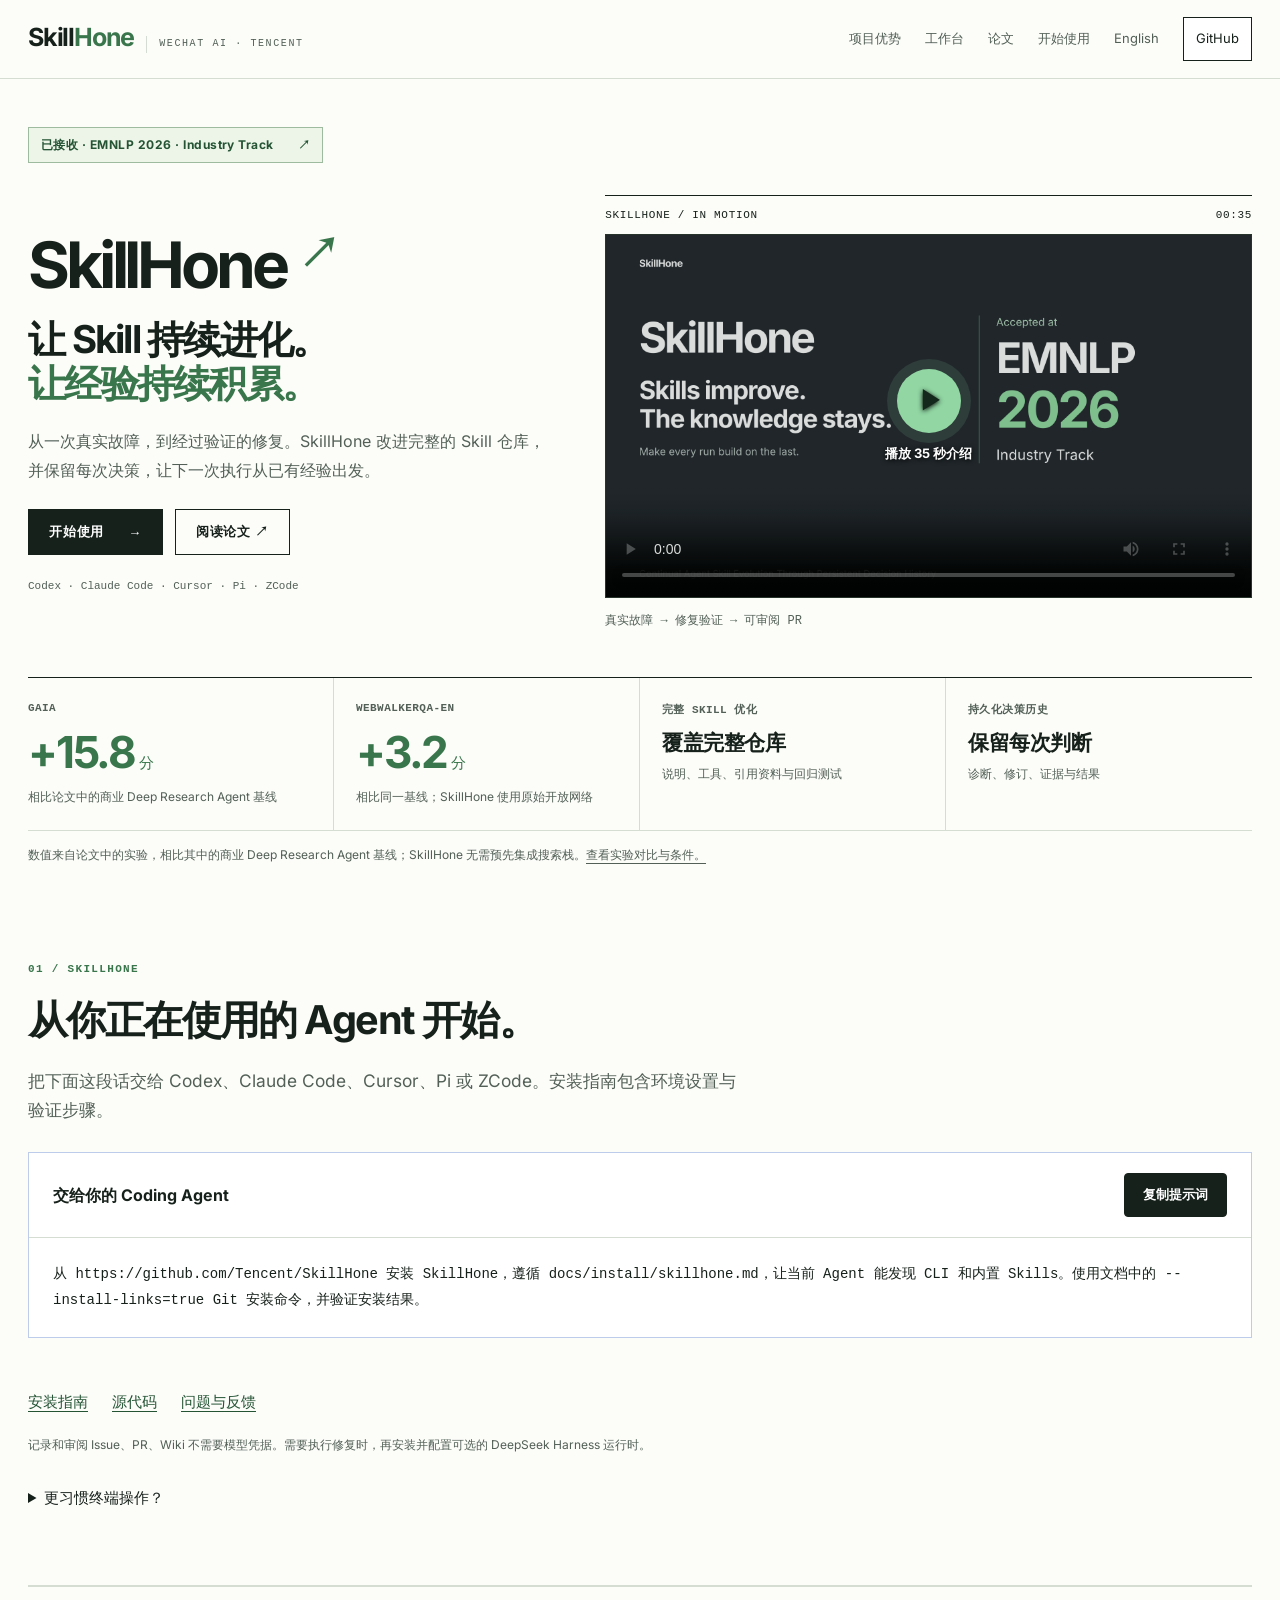
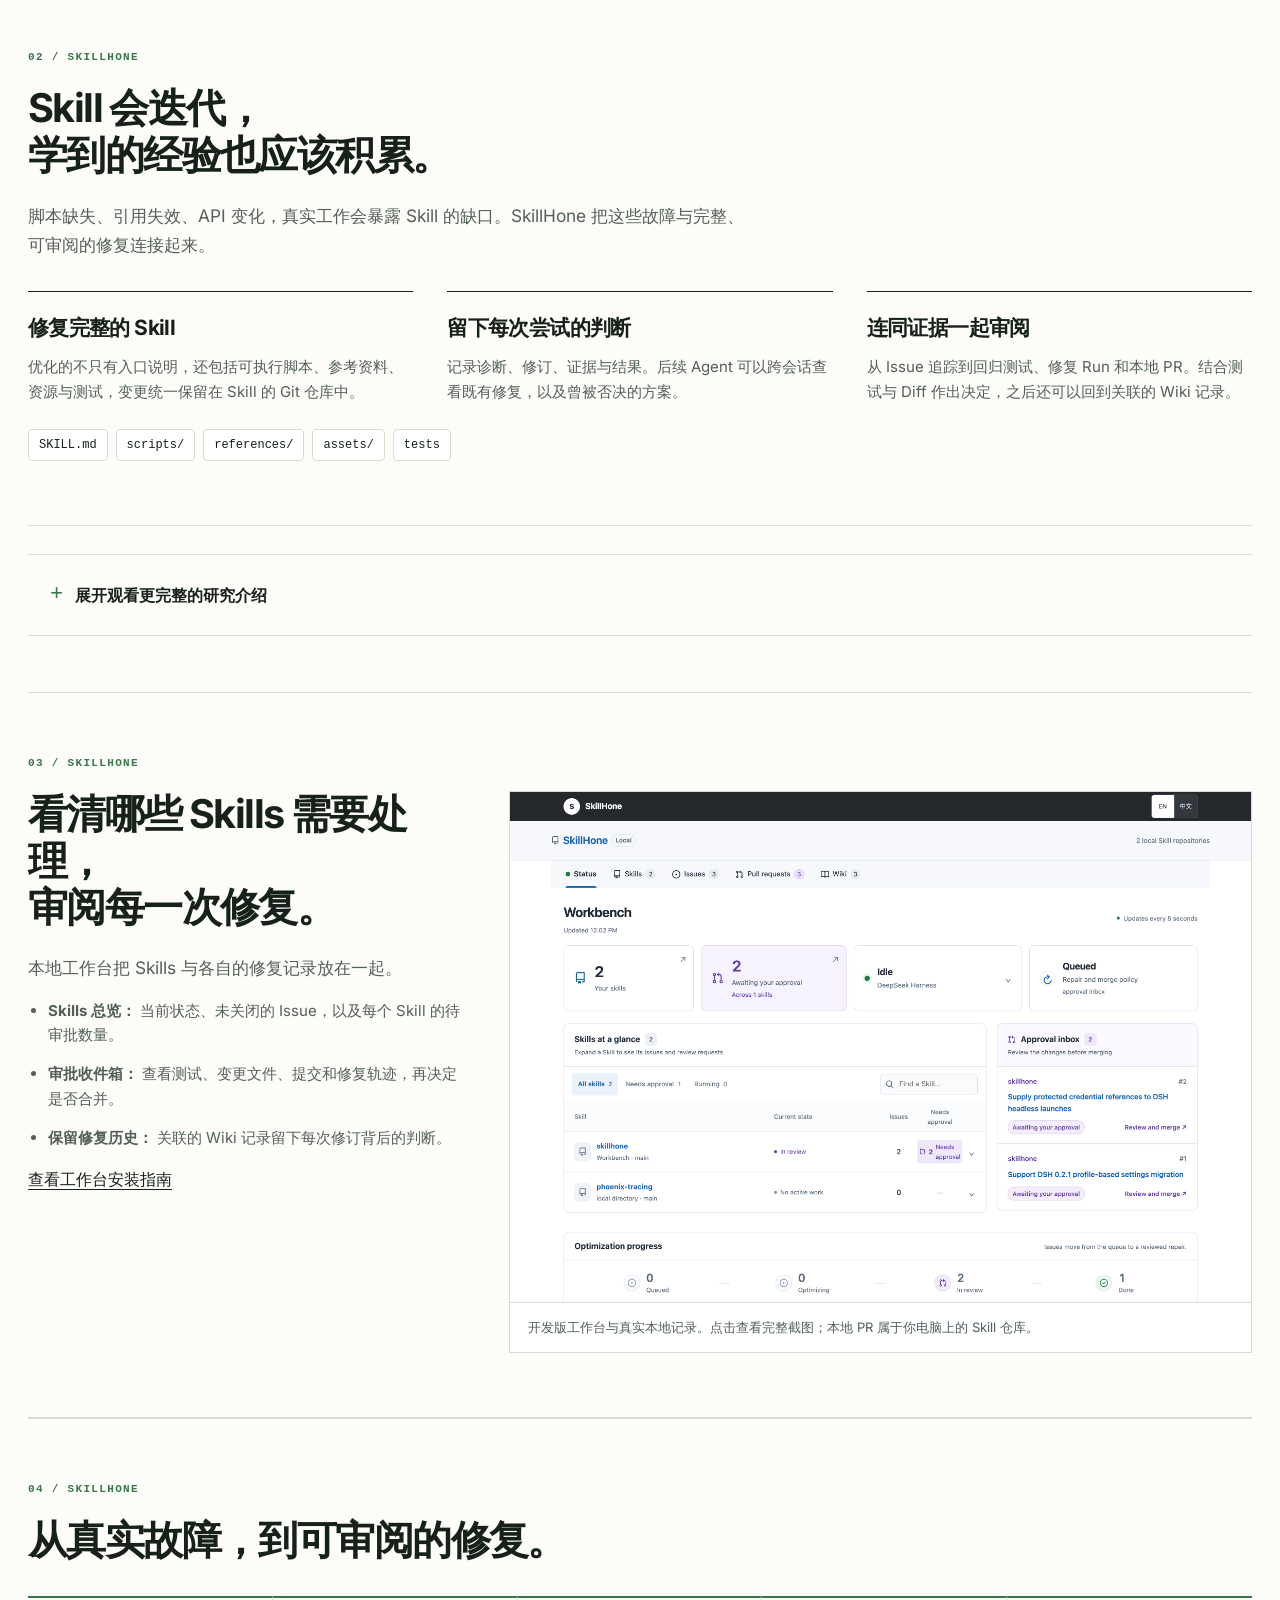
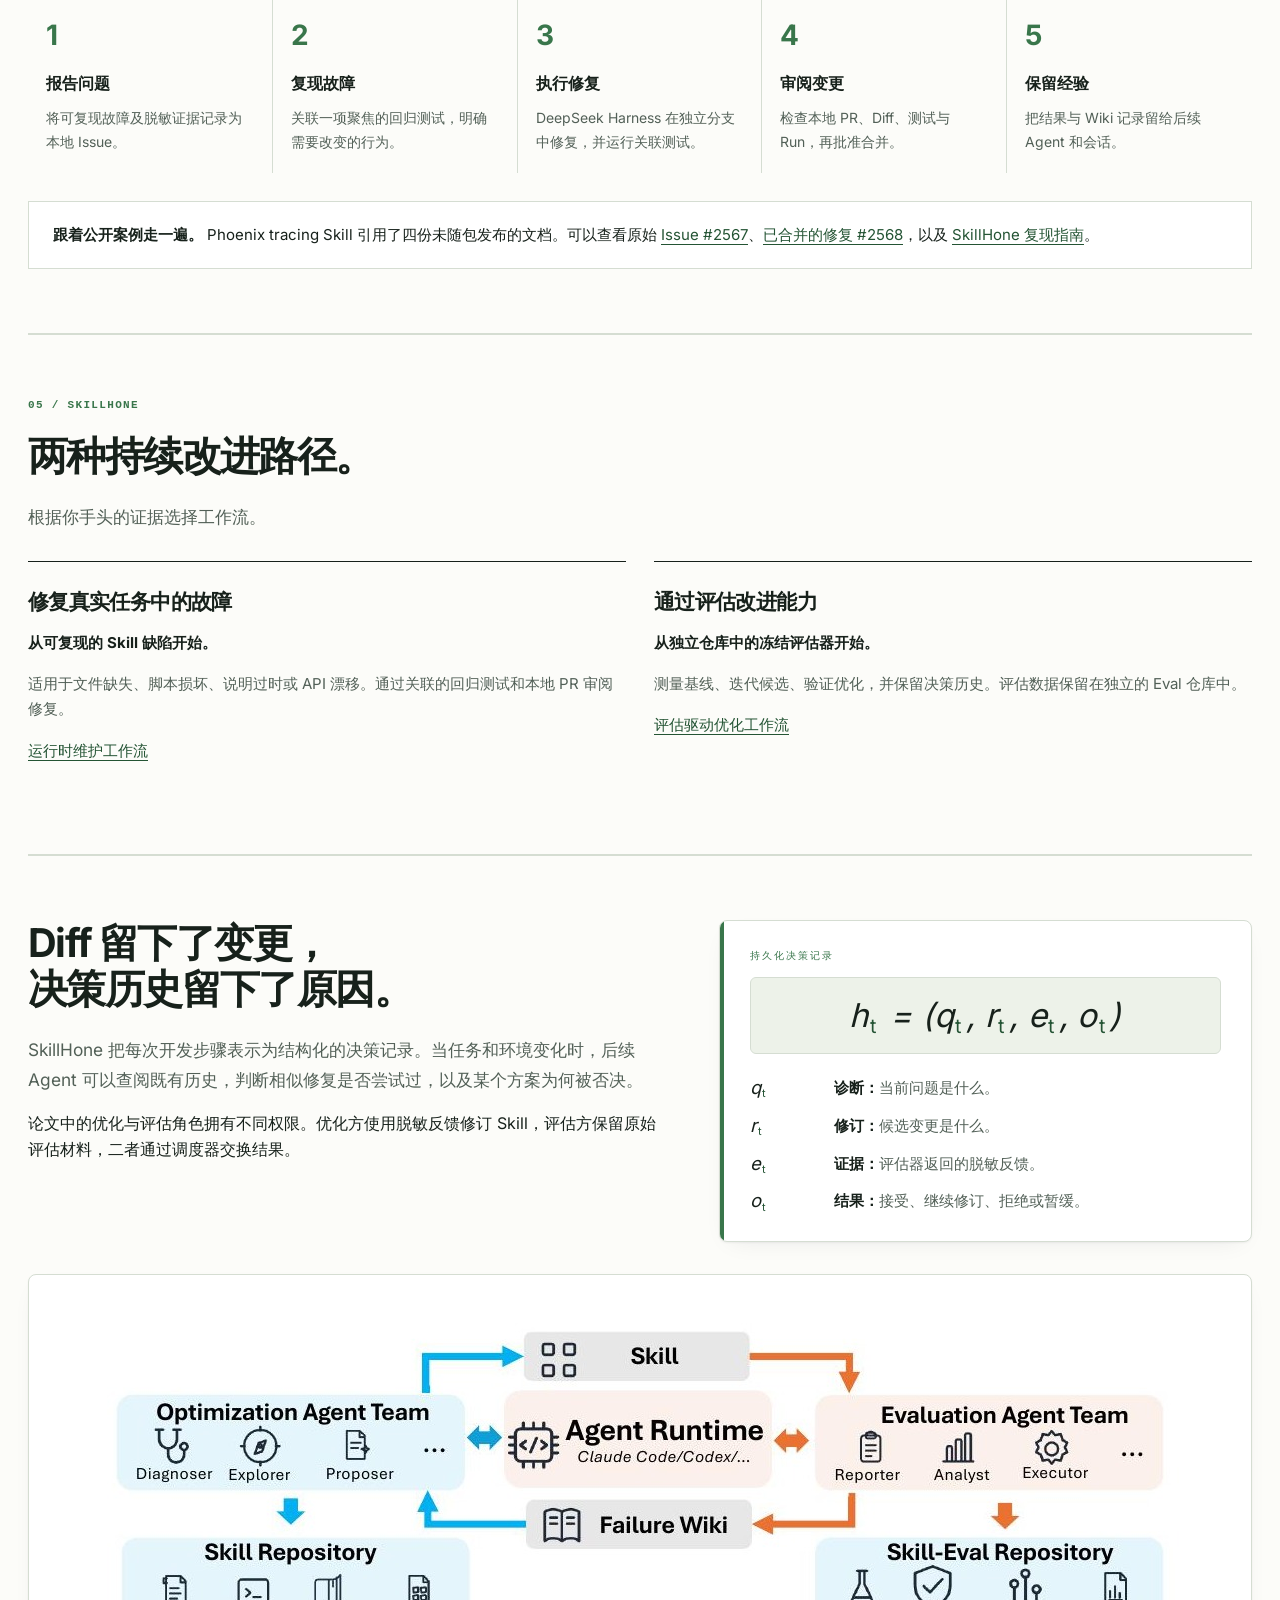
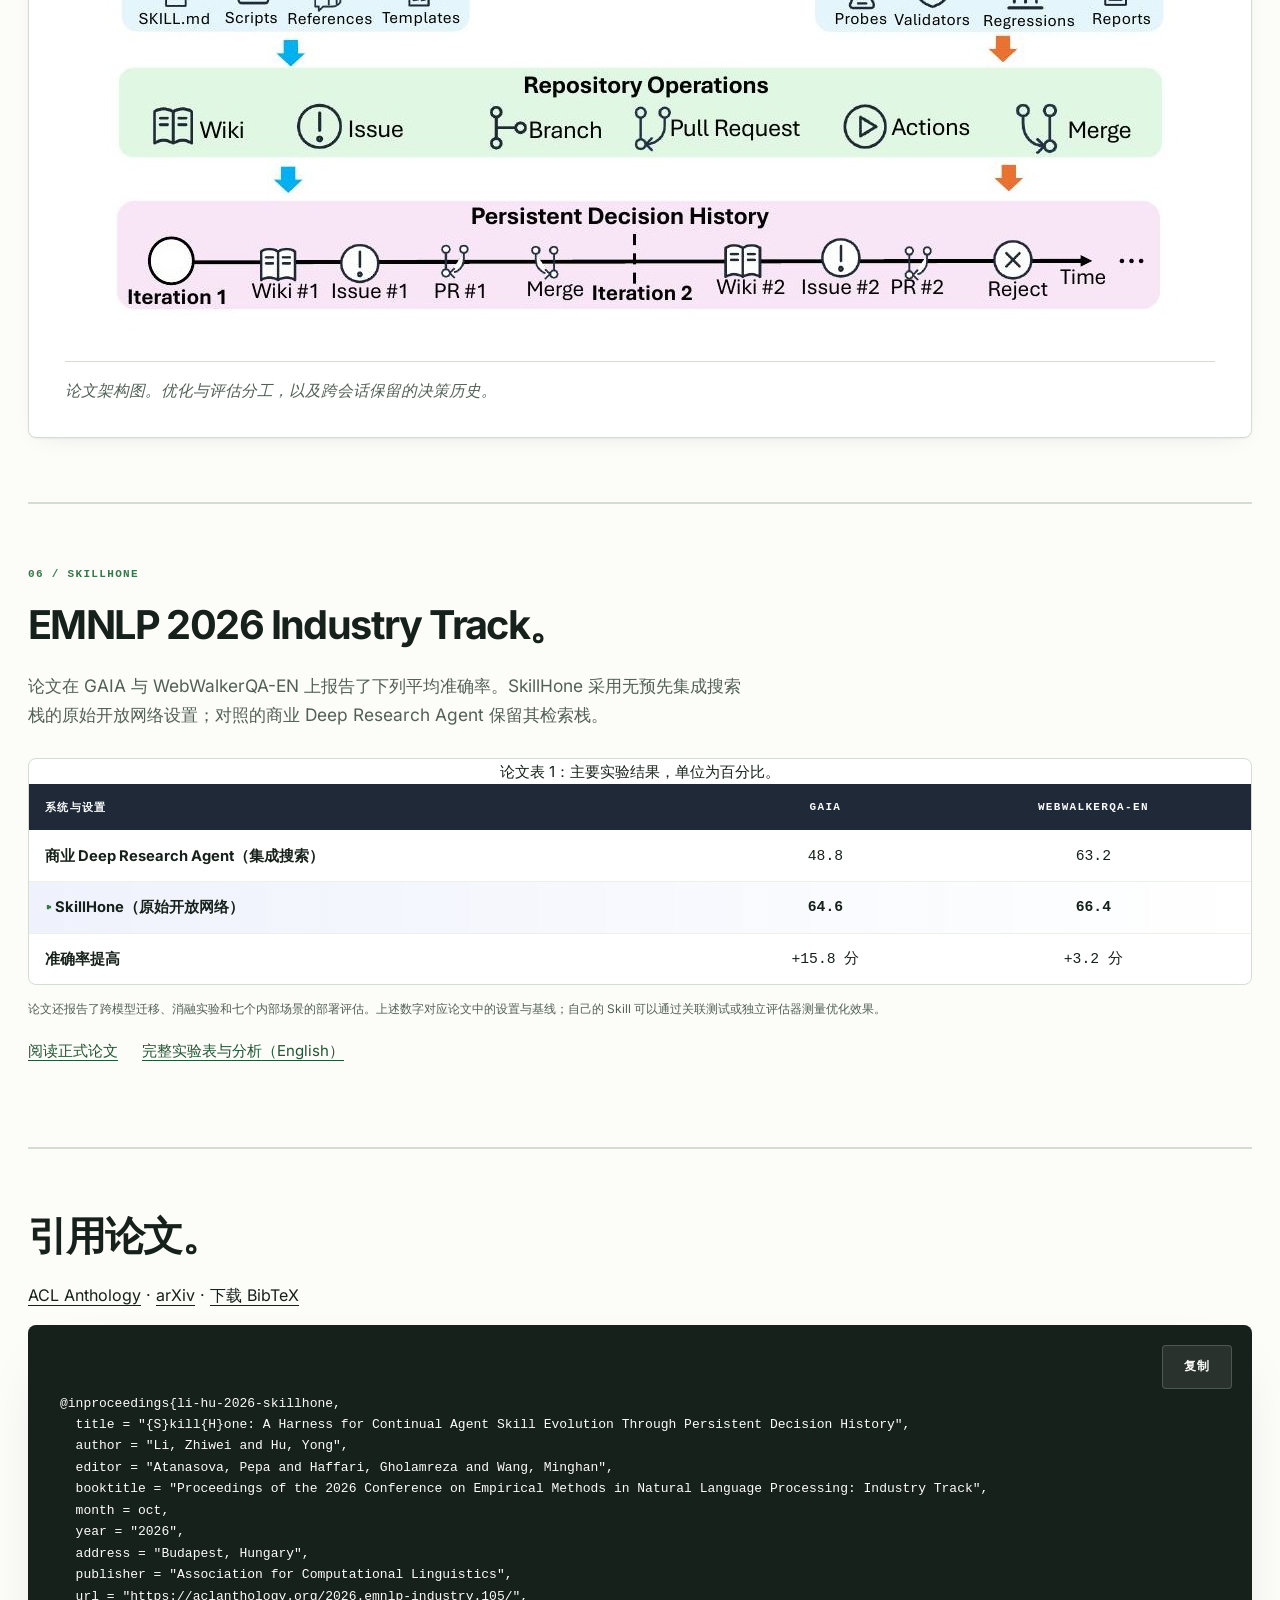
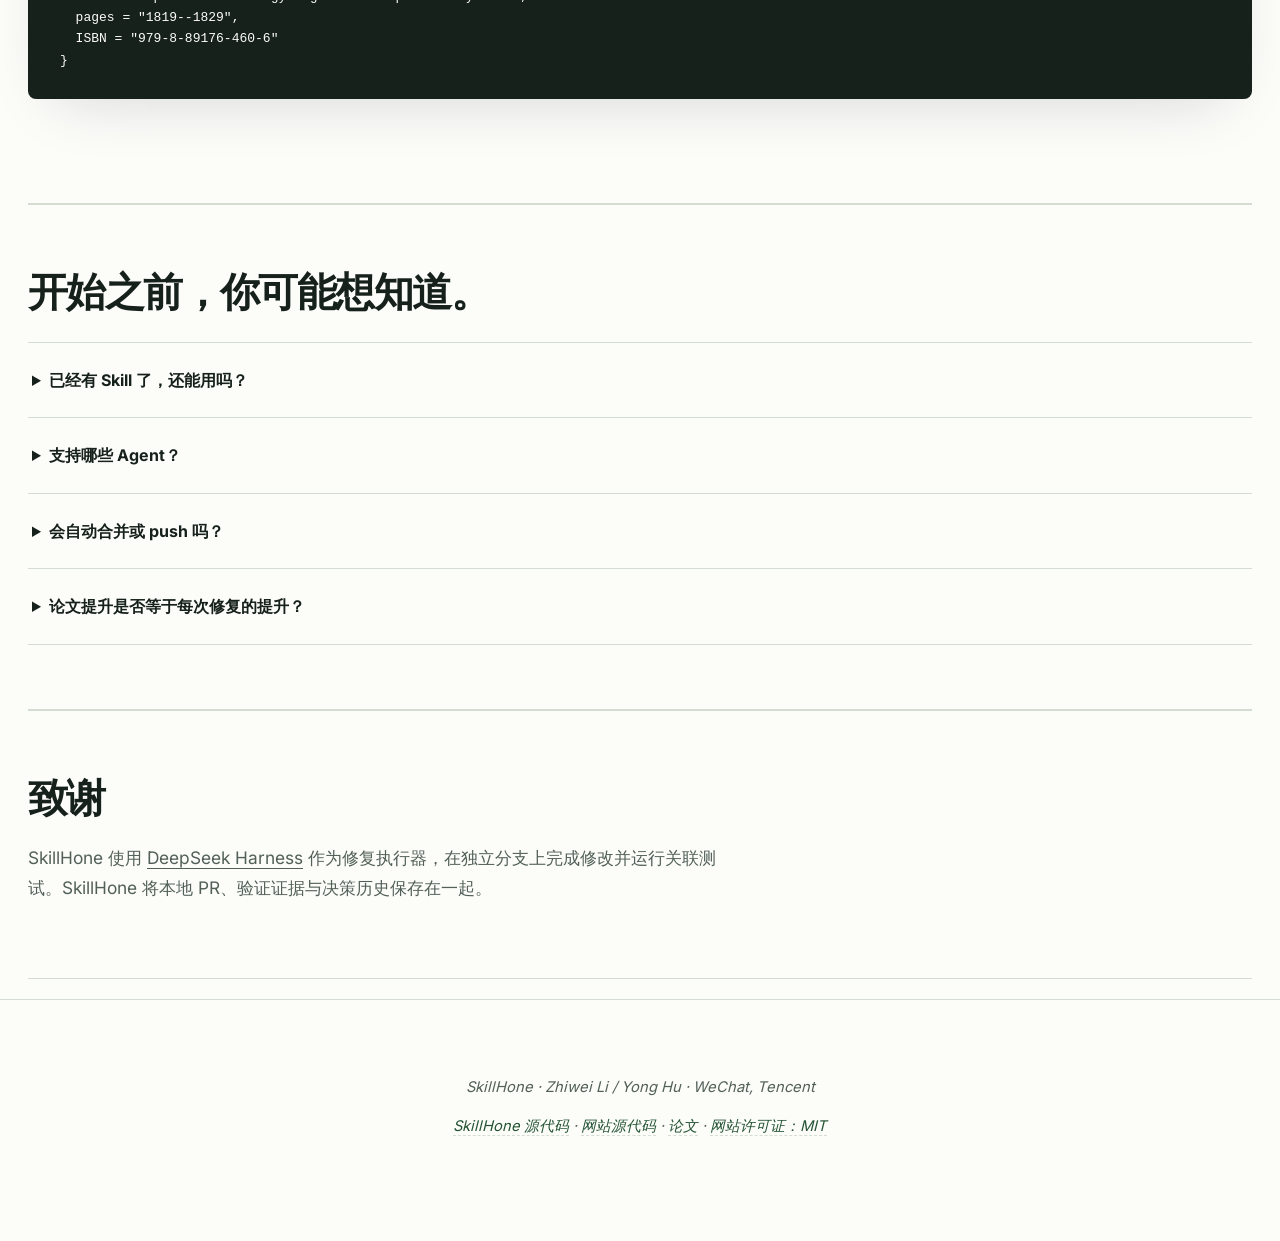
<file: zh.html>
<!DOCTYPE html>
<html lang="zh-CN">
<head>
  <meta charset="UTF-8">
  <meta name="viewport" content="width=device-width, initial-scale=1.0">
  <title>SkillHone · 持续改进 Agent Skills，让决策经验留下来</title>

  <meta name="description" content="SkillHone 持续改进完整的 Agent Skill 仓库，记录诊断、修订、证据与结果，提供本地 Issue、PR 和 Wiki 工作台。论文被 EMNLP 2026 Industry Track 接收。">
  <meta name="keywords" content="agent skills, skill evolution, deep research, LLM agents, GAIA, WebWalkerQA, persistent decision history, Claude, multi-agent">
  <meta name="author" content="Zhiwei Li, Yong Hu">

  <meta property="og:type" content="article">
  <meta property="og:site_name" content="SkillHone">
  <meta property="og:title" content="SkillHone: A Harness for Continual Agent Skill Evolution Through Persistent Decision History">
  <meta property="og:description" content="SkillHone pairs skill revisions with evaluation-side evidence, recording structured histories of diagnoses, revisions, evidence, and outcomes.">
  <meta property="og:url" content="https://zwlijay.github.io/SkillHone-Project/zh.html">
  <meta property="og:image" content="https://zwlijay.github.io/SkillHone-Project/static/images/social-preview.png">
  <meta name="twitter:card" content="summary_large_image">
  <meta name="twitter:title" content="SkillHone — Continual Agent Skill Evolution">
  <meta name="twitter:image" content="https://zwlijay.github.io/SkillHone-Project/static/images/social-preview.png">

  <meta name="citation_title" content="SkillHone: A Harness for Continual Agent Skill Evolution Through Persistent Decision History">
  <meta name="citation_author" content="Li, Zhiwei">
  <meta name="citation_author" content="Hu, Yong">
  <meta name="citation_publication_date" content="2026/10">
  <meta name="citation_conference_title" content="EMNLP 2026 Industry Track">
  <meta name="citation_firstpage" content="1819">
  <meta name="citation_lastpage" content="1829">
  <meta name="citation_pdf_url" content="https://aclanthology.org/2026.emnlp-industry.105.pdf">

  <link rel="canonical" href="https://zwlijay.github.io/SkillHone-Project/zh.html">
  <link rel="alternate" hreflang="en" href="https://zwlijay.github.io/SkillHone-Project/">
  <link rel="alternate" hreflang="zh-CN" href="https://zwlijay.github.io/SkillHone-Project/zh.html">
  <link rel="icon" type="image/svg+xml" href="static/images/favicon.svg?v=3">
  <link rel="icon" type="image/x-icon" href="static/images/favicon.ico?v=3">


  <link rel="stylesheet" href="static/css/site.css?v=20261028-native-video">
  <script type="application/ld+json">{"@context": "https://schema.org", "@type": "ScholarlyArticle", "name": "SkillHone: A Harness for Continual Agent Skill Evolution Through Persistent Decision History", "url": "https://aclanthology.org/2026.emnlp-industry.105/", "author": [{"@type": "Person", "name": "Zhiwei Li"}, {"@type": "Person", "name": "Yong Hu"}], "datePublished": "2026-10", "isPartOf": {"@type": "PublicationVolume", "name": "Proceedings of the 2026 Conference on Empirical Methods in Natural Language Processing: Industry Track"}, "pageStart": "1819", "pageEnd": "1829"}</script>
</head>

<body>
  <a class="skip-link" href="#overview">跳到项目介绍</a>

  <!-- ============ Nav ============ -->
  <header class="navbar" id="navbar">
    <a class="brand" href="#top">
      <span class="mark"><span class="a">Skill</span><span class="b">Hone</span></span>
      <span class="org">WeChat AI · Tencent</span>
    </a>
    <nav class="nav-links" aria-label="页面导航">
      <a href="#overview">项目优势</a><a href="#workbench">工作台</a><a href="#results">论文</a><a href="#start">开始使用</a>
      <a href="index.html" lang="en" aria-label="Switch to English">English</a>
      <a class="git" href="https://github.com/Tencent/SkillHone" target="_blank" rel="noopener">GitHub</a>
    </nav>
  </header>

  <!-- ============ Hero ============ -->
  <section class="hero" id="top">
    <a class="conference" href="https://aclanthology.org/2026.emnlp-industry.105/">已接收 · EMNLP 2026 · Industry Track<span aria-hidden="true">↗</span></a>
    <div class="hero-grid"><div class="hero-copy">
      <p class="product-name">SkillHone<span>↗</span></p>
      <h1 class="hero-title">让 Skill 持续进化。<br><span>让经验持续积累。</span></h1>
      <p class="hero-lede">从一次真实故障，到经过验证的修复。SkillHone 改进完整的 Skill 仓库，并保留每次决策，让下一次执行从已有经验出发。</p>
      <div class="hero-actions"><a class="btn ink" href="#start">开始使用 <span aria-hidden="true">→</span></a><a class="btn outline" id="paper" href="https://aclanthology.org/2026.emnlp-industry.105/">阅读论文 ↗</a></div>
      <p class="agent-line">Codex · Claude Code · Cursor · Pi · ZCode</p>
    </div><div class="hero-film" id="watch">
      <div class="film-label"><span>SKILLHONE / IN MOTION</span><span>00:35</span></div>
      <div class="video-hero"><video id="overview-video" controls preload="metadata" poster="static/images/posters/skillhone-overview.png" playsinline aria-label="播放 35 秒介绍"><source src="https://github.com/user-attachments/assets/69bafb25-5ba9-44cb-b5ff-8a2a94f8e51a" type="video/mp4"></video><button class="film-play" hidden data-play="overview-video" aria-label="播放 35 秒介绍"><span class="play-icon" aria-hidden="true">▶</span><span>播放 35 秒介绍</span></button></div>
      <p class="film-caption">真实故障 → 修复验证 → 可审阅 PR</p><p class="play-status" role="status"></p>
    </div></div>
    <div class="stat-strip" aria-label="论文结果与项目特点">
      <div class="stat-cell">
        <div class="label">GAIA</div>
        <div class="num">+15.8<span class="unit">分</span></div>
        <div class="note">相比论文中的商业 Deep Research Agent 基线</div>
      </div>
      <div class="stat-cell">
        <div class="label">WebWalkerQA-EN</div>
        <div class="num">+3.2<span class="unit">分</span></div>
        <div class="note">相比同一基线；SkillHone 使用原始开放网络</div>
      </div>
      <div class="stat-cell"><div class="label">完整 Skill 优化</div><div class="num text">覆盖完整仓库</div><div class="note">说明、工具、引用资料与回归测试</div></div>
      <div class="stat-cell"><div class="label">持久化决策历史</div><div class="num text">保留每次判断</div><div class="note">诊断、修订、证据与结果</div></div>
    </div>
    <p class="result-context">数值来自论文中的实验，相比其中的商业 Deep Research Agent 基线；SkillHone 无需预先集成搜索栈。<a href="#results">查看实验对比与条件。</a></p>

  </section>

  <main class="page">
    <section class="block reveal" id="start" data-section="01">
      <h2 class="head">从你正在使用的 Agent 开始。</h2><p class="lede">把下面这段话交给 Codex、Claude Code、Cursor、Pi 或 ZCode。安装指南包含环境设置与验证步骤。</p>
      <div class="start-panel"><div class="prompt-header"><span>交给你的 Coding Agent</span><button class="copy-button" data-copy="install-prompt">复制提示词</button></div><pre class="install-prompt" id="install-prompt">从 https://github.com/Tencent/SkillHone 安装 SkillHone，遵循 docs/install/skillhone.md，让当前 Agent 能发现 CLI 和内置 Skills。使用文档中的 --install-links=true Git 安装命令，并验证安装结果。</pre></div><p class="copy-status" role="status" aria-live="polite"></p>
      <div class="start-links"><a href="https://github.com/Tencent/SkillHone/blob/main/docs/install/skillhone.md">安装指南</a><a href="https://github.com/Tencent/SkillHone">源代码</a><a href="https://github.com/Tencent/SkillHone/issues">问题与反馈</a></div>
      <p class="result-context">记录和审阅 Issue、PR、Wiki 不需要模型凭据。需要执行修复时，再安装并配置可选的 DeepSeek Harness 运行时。</p>
      <details class="terminal-install"><summary>更习惯终端操作？</summary><pre><code>npm install -g --install-links=true git+https://github.com/Tencent/SkillHone.git#main
skillhone --help
skillhone setup --agent codex</code></pre><p>将 <code>codex</code> 换成你使用的 Agent 运行时；然后按指南配置模型，验证真实的修复工具调用。</p></details>
    </section>


    <section class="block reveal" id="overview" data-section="02">
      <h2 class="head">Skill 会迭代，<br>学到的经验也应该积累。</h2>
      <p class="lede">脚本缺失、引用失效、API 变化，真实工作会暴露 Skill 的缺口。SkillHone 把这些故障与完整、可审阅的修复连接起来。</p>
      <div class="overview-grid" style="margin-top:32px">
        <article class="overview-item"><h3>修复完整的 Skill</h3><p>优化的不只有入口说明，还包括可执行脚本、参考资料、资源与测试，变更统一保留在 Skill 的 Git 仓库中。</p></article>
        <article class="overview-item"><h3>留下每次尝试的判断</h3><p>记录诊断、修订、证据与结果。后续 Agent 可以跨会话查看既有修复，以及曾被否决的方案。</p></article>
        <article class="overview-item"><h3>连同证据一起审阅</h3><p>从 Issue 追踪到回归测试、修复 Run 和本地 PR。结合测试与 Diff 作出决定，之后还可以回到关联的 Wiki 记录。</p></article>
      </div>
      <div class="file-tags" aria-label="Skill repository contents"><code>SKILL.md</code><code>scripts/</code><code>references/</code><code>assets/</code><code>tests</code></div>
    </section>

    <!-- ============ Video ============ -->
    <section class="video-block reveal" id="research-film"><details class="research-film"><summary>展开观看更完整的研究介绍</summary><div class="video-row"><div><p class="video-note">原有两分钟研究介绍，进一步解释持久化决策历史和跨模型迁移。</p><video controls preload="none" poster="static/images/posters/cover-4-headline.jpg" playsinline aria-label="Original research walkthrough"><source src="https://github.com/user-attachments/assets/1433fd49-fffd-4c55-8b90-ab6f14967446" type="video/mp4"></video></div><div><p class="video-note">原有研究演示</p><video controls preload="none" poster="static/images/posters/cover-3-demo.jpg" playsinline aria-label="原有研究演示"><source src="https://github.com/user-attachments/assets/ecab6d56-b2c1-4c2b-a584-e15e4fdf21d7" type="video/mp4"></video></div></div></details>
    </section>

    <section class="block reveal" id="workbench" data-section="03">
      <div class="workbench-layout"><div class="workbench-copy"><h2 class="head">看清哪些 Skills 需要处理，<br>审阅每一次修复。</h2><p class="lede">本地工作台把 Skills 与各自的修复记录放在一起。</p><ul><li><b>Skills 总览：</b> 当前状态、未关闭的 Issue，以及每个 Skill 的待审批数量。</li><li><b>审批收件箱：</b> 查看测试、变更文件、提交和修复轨迹，再决定是否合并。</li><li><b>保留修复历史：</b> 关联的 Wiki 记录留下每次修订背后的判断。</li></ul><a href="https://github.com/Tencent/SkillHone/blob/main/docs/install/skillhone.md">查看工作台安装指南</a></div>
      <figure class="workbench-preview"><a href="static/images/product/workbench.png" target="_blank" rel="noopener" aria-label="Open full-size workbench screenshot"><img src="static/images/product/workbench.png" width="2880" height="2740" loading="lazy" alt="SkillHone development workbench showing a Skills list and two local PRs awaiting review"></a><figcaption>开发版工作台与真实本地记录。点击查看完整截图；本地 PR 属于你电脑上的 Skill 仓库。</figcaption></figure></div>
    </section>
    <section class="block reveal" id="workflow" data-section="04">
      <h2 class="head">从真实故障，到可审阅的修复。</h2>
      <ol class="pipeline"><li><strong>报告问题</strong><p>将可复现故障及脱敏证据记录为本地 Issue。</p></li><li><strong>复现故障</strong><p>关联一项聚焦的回归测试，明确需要改变的行为。</p></li><li><strong>执行修复</strong><p>DeepSeek Harness 在独立分支中修复，并运行关联测试。</p></li><li><strong>审阅变更</strong><p>检查本地 PR、Diff、测试与 Run，再批准合并。</p></li><li><strong>保留经验</strong><p>把结果与 Wiki 记录留给后续 Agent 和会话。</p></li></ol>
      <p class="case-note"><b>跟着公开案例走一遍。</b> Phoenix tracing Skill 引用了四份未随包发布的文档。可以查看原始 <a href="https://github.com/github/awesome-copilot/issues/2567">Issue #2567</a>、<a href="https://github.com/github/awesome-copilot/pull/2568">已合并的修复 #2568</a>，以及 <a href="https://github.com/Tencent/SkillHone/tree/main/examples/phoenix-tracing">SkillHone 复现指南</a>。</p>
    </section>
    <section class="block reveal" id="paths" data-section="05">
      <h2 class="head">两种持续改进路径。</h2><p class="lede">根据你手头的证据选择工作流。</p>
      <div class="path-grid"><article class="path-card"><h3>修复真实任务中的故障</h3><p class="path-trigger">从可复现的 Skill 缺陷开始。</p><p>适用于文件缺失、脚本损坏、说明过时或 API 漂移。通过关联的回归测试和本地 PR 审阅修复。</p><a href="https://github.com/Tencent/SkillHone/tree/main/skills/skillhone-auto-optimization">运行时维护工作流</a></article><article class="path-card"><h3>通过评估改进能力</h3><p class="path-trigger">从独立仓库中的冻结评估器开始。</p><p>测量基线、迭代候选、验证优化，并保留决策历史。评估数据保留在独立的 Eval 仓库中。</p><a href="https://github.com/Tencent/SkillHone/blob/main/docs/benchmark-optimization.md">评估驱动优化工作流</a></article></div>
    </section>



    <section class="block reveal" id="idea"><div class="grid-two"><div><h2 class="head">Diff 留下了变更，<br>决策历史留下了原因。</h2><p class="lede">SkillHone 把每次开发步骤表示为结构化的决策记录。当任务和环境变化时，后续 Agent 可以查阅既有历史，判断相似修复是否尝试过，以及某个方案为何被否决。</p><p>论文中的优化与评估角色拥有不同权限。优化方使用脱敏反馈修订 Skill，评估方保留原始评估材料，二者通过调度器交换结果。</p></div><aside class="record-card"><div class="rcrd-eyebrow">持久化决策记录</div><div class="formula">h<sub>t</sub> = (q<sub>t</sub>, r<sub>t</sub>, e<sub>t</sub>, o<sub>t</sub>)</div><dl><dt>q<span>t</span></dt><dd><b>诊断：</b>当前问题是什么。</dd><dt>r<span>t</span></dt><dd><b>修订：</b>候选变更是什么。</dd><dt>e<span>t</span></dt><dd><b>证据：</b>评估器返回的脱敏反馈。</dd><dt>o<span>t</span></dt><dd><b>结果：</b>接受、继续修订、拒绝或暂缓。</dd></dl></aside></div><div class="figure" style="margin-top:32px"><img src="static/images/figures/framework.jpg" loading="lazy" alt="SkillHone 论文架构：优化团队与评估团队通过调度器交换反馈，形成持久化决策历史" width="1098" height="632"><p class="caption">论文架构图。优化与评估分工，以及跨会话保留的决策历史。</p></div></section>
    <section class="block reveal" id="results" data-section="06"><h2 class="head">EMNLP 2026 Industry Track。</h2><p class="lede">论文在 GAIA 与 WebWalkerQA-EN 上报告了下列平均准确率。SkillHone 采用无预先集成搜索栈的原始开放网络设置；对照的商业 Deep Research Agent 保留其检索栈。</p><div class="tbl-wrap" style="margin-top:28px"><table class="tbl"><caption class="caption">论文表 1：主要实验结果，单位为百分比。</caption><thead><tr><th class="row-label">系统与设置</th><th>GAIA</th><th>WebWalkerQA-EN</th></tr></thead><tbody><tr><td class="row-label">商业 Deep Research Agent（集成搜索）</td><td>48.8</td><td>63.2</td></tr><tr class="us"><td class="row-label">SkillHone（原始开放网络）</td><td class="best">64.6</td><td class="best">66.4</td></tr><tr><td class="row-label">准确率提高</td><td>+15.8 分</td><td>+3.2 分</td></tr></tbody></table></div><p class="result-context">论文还报告了跨模型迁移、消融实验和七个内部场景的部署评估。上述数字对应论文中的设置与基线；自己的 Skill 可以通过关联测试或独立评估器测量优化效果。</p><div class="start-links"><a href="https://aclanthology.org/2026.emnlp-industry.105/">阅读正式论文</a><a href="index.html#results" lang="en">完整实验表与分析（English）</a></div></section>
<section class="block reveal" id="cite"><h2 class="head">引用论文。</h2><p><a href="https://aclanthology.org/2026.emnlp-industry.105/">ACL Anthology</a> · <a href="https://arxiv.org/abs/2606.08671">arXiv</a> · <a href="static/skillhone.bib" download>下载 BibTeX</a></p><div class="bib"><button class="copy" data-copy="bib-code">复制</button><pre id="bib-code">@inproceedings{li-hu-2026-skillhone,
  title = "{S}kill{H}one: A Harness for Continual Agent Skill Evolution Through Persistent Decision History",
  author = "Li, Zhiwei and Hu, Yong",
  editor = "Atanasova, Pepa and Haffari, Gholamreza and Wang, Minghan",
  booktitle = "Proceedings of the 2026 Conference on Empirical Methods in Natural Language Processing: Industry Track",
  month = oct,
  year = "2026",
  address = "Budapest, Hungary",
  publisher = "Association for Computational Linguistics",
  url = "https://aclanthology.org/2026.emnlp-industry.105/",
  pages = "1819--1829",
  ISBN = "979-8-89176-460-6"
}</pre></div><p class="copy-status" role="status" aria-live="polite"></p></section>
<section class="block reveal" id="faq"><h2 class="head">开始之前，你可能想知道。</h2><div class="faq-list"><details><summary>已经有 Skill 了，还能用吗？</summary><p>可以。SkillHone 从现有 Skill 仓库与故障或评估证据出发；修订可以覆盖说明、脚本、引用、资源与测试，同时留下每次尝试的判断。</p></details><details><summary>支持哪些 Agent？</summary><p>本地 CLI 不绑定某一种 Agent。安装文档覆盖 Codex、Claude Code、Cursor、Pi 和 ZCode，其他能够调用 CLI 的 Agent 也可以使用同一工作流。DeepSeek Harness 承担修复执行。</p></details><details><summary>会自动合并或 push 吗？</summary><p>默认先审阅。自动本地合并需要主动开启，而且关联测试必须通过；push 是用户单独授权的操作。以复制模式导入的 Skill 还需要明确同步回原安装位置。</p></details><details><summary>论文提升是否等于每次修复的提升？</summary><p>论文数字对应其数据集、设置和基线。实际修复应通过关联的回归测试，或使用独立评估器测量效果。</p></details></div></section>
<section class="block reveal" id="open-source"><h2 class="head">致谢</h2><p class="lede">SkillHone 使用 <a href="https://github.com/deepseek-ai/deepseek-harness">DeepSeek Harness</a> 作为修复执行器，在独立分支上完成修改并运行关联测试。SkillHone 将本地 PR、验证证据与决策历史保存在一起。</p></section>
</main><footer><p>SkillHone · Zhiwei Li / Yong Hu · WeChat, Tencent</p><p><a href="https://github.com/Tencent/SkillHone">SkillHone 源代码</a> · <a href="https://github.com/zwliJay/SkillHone-Project">网站源代码</a> · <a href="https://aclanthology.org/2026.emnlp-industry.105/">论文</a> · <a href="LICENSE">网站许可证：MIT</a></p></footer><script src="static/js/site.js?v=20261028-native-video" defer></script></body></html>
</file>
<file: static/css/site.css>
@font-face { font-family:Newsreader;src:url('../fonts/newsreader.woff2') format('woff2');font-weight:400 800;font-style:normal;font-display:swap; }
@font-face { font-family:Newsreader;src:url('../fonts/newsreader-italic.woff2') format('woff2');font-weight:400 800;font-style:italic;font-display:swap; }
@font-face { font-family:Inter;src:url('../fonts/inter-regular.woff2') format('woff2');font-weight:400;font-style:normal;font-display:swap; }
@font-face { font-family:Inter;src:url('../fonts/inter-bold.woff2') format('woff2');font-weight:700;font-style:normal;font-display:swap; }
    :root {
      --paper:        #ffffff;
      --paper-soft:   #f6f8fd;
      --paper-card:   #ffffff;
      --paper-tint:   #eef2ff;
      --ink:          #0f172a;
      --ink-soft:     #475569;
      --ink-quiet:    #94a3b8;
      --rule:         #e5e7eb;
      --rule-soft:    #f1f5f9;

      --primary:      #1d4ed8;
      --primary-deep: #1e3a8a;
      --primary-soft: #93c5fd;
      --primary-tint: #dbeafe;

      --slate:        #1f2937;
      --slate-soft:   #475569;
      --indigo:       #4338ca;
      --red:          #b91c1c;
      --green:        #047857;

      --shadow-card:  0 1px 2px rgba(15, 23, 42, 0.05),
                      0 8px 24px -12px rgba(15, 23, 42, 0.10);
      --shadow-page:  0 24px 60px -28px rgba(15, 23, 42, 0.18);

      --serif: "Newsreader", "Iowan Old Style", "Georgia", serif;
      --sans:  "Inter", -apple-system, BlinkMacSystemFont, "Segoe UI", sans-serif;
      --mono:  "IBM Plex Mono", "SFMono-Regular", Consolas, monospace;
    }

    *, *::before, *::after { box-sizing: border-box; }
    html { scroll-behavior: smooth; }
    body {
      margin: 0;
      color: var(--ink);
      background: var(--paper-soft);
      font-family: var(--sans);
      font-size: 17px;
      line-height: 1.65;
      letter-spacing: 0;
      -webkit-font-smoothing: antialiased;
      text-rendering: optimizeLegibility;
    }

    /* Paper texture: a faint dot grid (academic / engineering paper feel). */
    body::before {
      content: "";
      position: fixed; inset: 0;
      pointer-events: none;
      opacity: 0.45;
      background-image: radial-gradient(rgba(29, 78, 216, 0.08) 1px, transparent 1px);
      background-size: 28px 28px;
      mask-image: radial-gradient(ellipse 80% 60% at 50% 0%, black, transparent 70%);
      -webkit-mask-image: radial-gradient(ellipse 80% 60% at 50% 0%, black, transparent 70%);
      z-index: 0;
    }

    a { color: inherit; text-decoration-thickness: 1px; text-underline-offset: 4px; }
    img { max-width: 100%; display: block; }

    /* ===== Reveal on scroll ===== */
    .motion-ready .reveal {
      opacity: 0;
      transform: translateY(20px);
      transition: opacity .9s cubic-bezier(.16,1,.3,1), transform .9s cubic-bezier(.16,1,.3,1);
    }
    .motion-ready .reveal.visible { opacity: 1; transform: none; }
    @media (prefers-reduced-motion: reduce) {
      .reveal { opacity: 1; transform: none; transition: none; }
    }

    /* ============ Nav ============ */
    .navbar {
      position: fixed; z-index: 60; top: 0; left: 0; right: 0;
      display: flex; align-items: center; justify-content: space-between;
      gap: 24px; padding: 18px 34px;
      background: rgba(255, 255, 255, 0.75);
      backdrop-filter: blur(14px) saturate(180%);
      -webkit-backdrop-filter: blur(14px) saturate(180%);
      border-bottom: 1px solid transparent;
      transition: background .25s, border-color .25s, padding .25s;
      font-family: var(--mono);
      font-size: 12px;
    }
    .navbar.scrolled {
      padding: 12px 34px;
      background: rgba(255, 255, 255, 0.92);
      border-bottom: 1px solid var(--rule);
    }
    .brand {
      display: inline-flex; align-items: baseline; gap: 12px;
      color: var(--ink);
      text-decoration: none;
    }
    .brand .mark {
      font-family: var(--serif);
      font-size: 22px;
      font-weight: 700;
      letter-spacing: -0.01em;
      line-height: 1;
    }
    .brand .mark .a { color: var(--ink); }
    .brand .mark .b { color: var(--primary); font-style: italic; }
    .brand .org {
      font-family: var(--mono);
      font-size: 10px;
      letter-spacing: 0.16em;
      text-transform: uppercase;
      color: var(--ink-soft);
      border-left: 1px solid var(--rule);
      padding-left: 12px;
    }
    nav.nav-links {
      display: flex; align-items: center; gap: 26px;
      font-family: var(--mono);
      font-size: 12px;
      letter-spacing: 0.08em;
    }
    nav.nav-links a {
      color: var(--ink-soft);
      text-decoration: none;
      text-transform: uppercase;
      transition: color .15s;
    }
    nav.nav-links a:hover { color: var(--primary); }
    nav.nav-links .git {
      color: var(--ink);
      padding: 6px 12px;
      border: 1px solid var(--rule);
      border-radius: 4px;
      background: var(--paper-card);
    }

    /* ============ Hero ============ */
    .hero {
      position: relative;
      padding: 150px 32px 60px;
      max-width: 1140px;
      margin: 0 auto;
    }
    .hero::before {
      content: "";
      position: absolute; left: 32px; right: 32px; top: 130px;
      height: 1px;
      background: var(--rule);
    }
    .hero-tag {
      display: inline-flex; align-items: center; gap: 10px;
      font-family: var(--mono);
      font-size: 11px;
      letter-spacing: 0.22em;
      text-transform: uppercase;
      color: var(--primary);
      padding: 6px 0;
      margin-bottom: 36px;
    }
    .hero-tag::before {
      content: "";
      width: 22px; height: 1px;
      background: var(--primary);
    }
    .hero-title {
      font-family: var(--serif);
      font-size: clamp(2.6rem, 6.2vw, 5.2rem);
      font-weight: 500;
      letter-spacing: -0.025em;
      line-height: 1.02;
      margin: 0 0 28px;
      color: var(--ink);
      max-width: 920px;
    }
    .hero-title em {
      font-style: italic;
      font-weight: 500;
      color: var(--primary-deep);
    }
    .hero-title .why {
      position: relative;
      display: inline-block;
    }
    .hero-title .why::after {
      content: "";
      position: absolute;
      left: -2%; right: -2%; bottom: 6%;
      height: 14%;
      background: var(--primary-soft);
      opacity: 0.40;
      z-index: -1;
      border-radius: 2px;
      transform: rotate(-0.4deg);
    }
    .hero-lede {
      font-size: 1.12rem;
      line-height: 1.7;
      color: var(--ink-soft);
      max-width: 680px;
      margin: 0 0 38px;
    }
    .hero-lede b { color: var(--ink); font-weight: 600; }
    .hero-meta {
      font-family: var(--mono);
      font-size: 12px;
      color: var(--ink-soft);
      letter-spacing: 0.04em;
      margin: 0 0 32px;
      padding: 14px 0;
      border-top: 1px solid var(--rule);
      border-bottom: 1px solid var(--rule);
      display: flex; flex-wrap: wrap; align-items: center; gap: 18px;
    }
    .hero-meta a { color: var(--ink); text-decoration: none; border-bottom: 1px dashed var(--ink-quiet); }
    .hero-meta a:hover { color: var(--primary); border-color: var(--primary); }
    .hero-meta .sep { color: var(--ink-quiet); }
    .hero-meta .ico {
      display: inline-block; width: 6px; height: 6px;
      background: var(--primary); border-radius: 50%;
      vertical-align: middle; margin-right: 6px;
    }

    .hero-actions { display: flex; flex-wrap: wrap; gap: 12px; }
    .btn {
      display: inline-flex; align-items: center; justify-content: center;
      gap: 9px; min-height: 44px;
      padding: 11px 22px;
      font-family: var(--mono);
      font-size: 12.5px; font-weight: 600;
      letter-spacing: 0.06em;
      text-transform: uppercase;
      text-decoration: none;
      border-radius: 4px;
      transition: transform .15s ease, background .15s ease, color .15s ease, box-shadow .15s ease;
      cursor: pointer;
    }
    .btn.ink {
      color: var(--paper);
      background: var(--ink);
      border: 1px solid var(--ink);
    }
    .btn.ink:hover { background: var(--primary-deep); border-color: var(--primary-deep); transform: translateY(-1px); }
    .btn.outline {
      color: var(--ink);
      background: transparent;
      border: 1px solid var(--ink);
    }
    .btn.outline:hover { background: var(--ink); color: var(--paper); transform: translateY(-1px); }
    .btn svg { width: 14px; height: 14px; }

    /* Headline result strip beneath hero buttons */
    .stat-strip {
      margin-top: 64px;
      border-top: 1px solid var(--rule);
      border-bottom: 1px solid var(--rule);
      display: grid;
      grid-template-columns: repeat(4, 1fr);
      gap: 0;
    }
    .stat-cell {
      padding: 22px 22px;
      border-right: 1px solid var(--rule);
      position: relative;
    }
    .stat-cell:last-child { border-right: none; }
    .stat-cell .label {
      font-family: var(--mono);
      font-size: 10px;
      letter-spacing: 0.18em;
      text-transform: uppercase;
      color: var(--ink-soft);
      margin-bottom: 12px;
    }
    .stat-cell .num {
      font-family: var(--serif);
      font-size: 2.4rem;
      font-weight: 600;
      letter-spacing: -0.02em;
      color: var(--ink);
      line-height: 1;
    }
    .stat-cell .num .unit {
      font-size: 0.95rem;
      color: var(--primary);
      font-weight: 500;
      margin-left: 4px;
    }
    .stat-cell .note {
      margin-top: 8px;
      font-size: 13px;
      line-height: 1.45;
      color: var(--ink-soft);
    }
    @media (max-width: 860px) {
      .stat-strip { grid-template-columns: repeat(2, 1fr); }
      .stat-cell:nth-child(2) { border-right: none; }
      .stat-cell:nth-child(1), .stat-cell:nth-child(2) { border-bottom: 1px solid var(--rule); }
    }
    @media (max-width: 480px) {
      .stat-strip { grid-template-columns: 1fr; }
      .stat-cell { border-right: none; border-bottom: 1px solid var(--rule); }
      .stat-cell:last-child { border-bottom: none; }
    }

    /* ============ Section primitives ============ */
    .page {
      max-width: 1140px;
      margin: 0 auto;
      padding: 0 32px;
      position: relative;
      z-index: 1;
    }
    .block { padding: 92px 0; border-top: 1px solid var(--rule); }
    .block:first-of-type { border-top: none; }

    .label-rule {
      display: inline-flex; align-items: center; gap: 12px;
      font-family: var(--mono);
      font-size: 11px;
      letter-spacing: 0.22em;
      text-transform: uppercase;
      color: var(--ink-soft);
      margin-bottom: 14px;
    }
    .label-rule::before {
      content: "§";
      color: var(--primary);
      font-family: var(--serif);
      font-style: italic;
      font-size: 18px;
      line-height: 1;
    }

    h2.head {
      font-family: var(--serif);
      font-size: clamp(2rem, 3.6vw, 2.9rem);
      font-weight: 500;
      letter-spacing: -0.018em;
      line-height: 1.1;
      margin: 0 0 22px;
      color: var(--ink);
      max-width: 800px;
    }
    h2.head em { font-style: italic; color: var(--primary-deep); }
    h3.subhead {
      font-family: var(--serif);
      font-size: 1.4rem;
      font-weight: 600;
      letter-spacing: -0.005em;
      margin: 0 0 12px;
      color: var(--ink);
    }
    .lede {
      font-size: 1.08rem;
      line-height: 1.7;
      color: var(--ink-soft);
      max-width: 720px;
      margin: 0 0 12px;
    }
    .lede b { color: var(--ink); }

    .prose p { font-size: 1.05rem; line-height: 1.75; margin: 0 0 1rem; color: var(--ink-soft); }
    .prose p b, .prose p strong { color: var(--ink); font-weight: 600; }
    .prose code, code.inl {
      font-family: var(--mono);
      font-size: 0.86em;
      padding: 1px 6px;
      border-radius: 4px;
      background: var(--rule-soft);
      color: var(--primary-deep);
    }

    /* ============ Video block ============ */
    .video-block { padding: 56px 0; }
    .video-hero {
      border-radius: 6px;
      overflow: hidden;
      background: var(--ink);
      box-shadow: var(--shadow-page);
      aspect-ratio: 16/9;
      border: 1px solid var(--rule);
      position: relative;
    }
    .video-hero video { width: 100%; height: 100%; display: block; }

    .video-row {
      display: grid;
      grid-template-columns: 1.6fr 1fr;
      gap: 28px;
      margin-top: 28px;
    }
    @media (max-width: 880px) { .video-row { grid-template-columns: 1fr; } }
    .video-note {
      font-family: var(--serif);
      font-size: 1.1rem;
      font-style: italic;
      font-weight: 400;
      line-height: 1.55;
      color: var(--ink-soft);
      padding-left: 22px;
      border-left: 2px solid var(--primary);
    }
    .video-note b { color: var(--ink); font-style: normal; font-weight: 600; }
    .video-mini {
      aspect-ratio: 16/9;
      border-radius: 6px;
      overflow: hidden;
      background: var(--ink);
      border: 1px solid var(--rule);
      box-shadow: var(--shadow-card);
    }
    .video-mini video { width: 100%; height: 100%; display: block; }

    /* ============ Idea / decision record card ============ */
    .grid-two {
      display: grid;
      grid-template-columns: 1.2fr 1fr;
      gap: 52px;
      align-items: start;
    }
    @media (max-width: 880px) { .grid-two { grid-template-columns: 1fr; gap: 36px; } }

    .record-card {
      background: var(--paper-card);
      border: 1px solid var(--rule);
      border-radius: 8px;
      padding: 28px 30px;
      box-shadow: var(--shadow-card);
      position: relative;
      overflow: hidden;
    }
    .record-card::before {
      content: "";
      position: absolute; left: 0; top: 0; bottom: 0;
      width: 4px;
      background: var(--primary);
    }
    .record-card .rcrd-eyebrow {
      font-family: var(--mono);
      font-size: 10px;
      letter-spacing: 0.2em;
      text-transform: uppercase;
      color: var(--primary);
      margin-bottom: 8px;
    }
    .record-card .formula {
      font-family: var(--serif);
      font-style: italic;
      font-size: 2.05rem;
      color: var(--ink);
      margin: 12px 0 22px;
      line-height: 1.3;
      letter-spacing: 0.01em;
      text-align: center;
      padding: 16px 18px;
      background: var(--paper-tint);
      border-radius: 6px;
      border: 1px solid var(--rule);
    }
    .record-card .formula sub {
      font-family: var(--serif);
      font-style: normal;
      font-size: 0.6em;
      vertical-align: baseline;
      position: relative;
      bottom: -0.32em;
      color: var(--primary-deep);
      margin: 0 0.22em 0 0.06em;
    }
    .record-card dl {
      margin: 0;
      display: grid;
      grid-template-columns: 64px 1fr;
      row-gap: 14px;
      column-gap: 20px;
      font-size: 0.96rem;
    }
    .record-card dt {
      font-family: var(--serif);
      font-style: italic;
      font-size: 1.15rem;
      color: var(--ink);
      padding-top: 0;
      line-height: 1.3;
    }
    .record-card dt span {
      font-family: var(--serif);
      font-style: normal;
      font-size: 0.6em;
      color: var(--primary-deep);
      vertical-align: baseline;
      position: relative;
      bottom: -0.32em;
      margin-left: 0.06em;
    }
    .record-card dd {
      margin: 0;
      color: var(--ink-soft);
      line-height: 1.55;
    }
    .record-card dd b { color: var(--ink); font-weight: 600; }

    .three-take {
      display: grid;
      grid-template-columns: repeat(3, 1fr);
      gap: 22px;
      margin-top: 56px;
    }
    @media (max-width: 880px) { .three-take { grid-template-columns: 1fr; } }
    .take {
      padding-top: 18px;
      border-top: 2px solid var(--ink);
    }
    .take .take-tag {
      font-family: var(--mono);
      font-size: 11px;
      letter-spacing: 0.18em;
      text-transform: uppercase;
      color: var(--ink-soft);
      margin-bottom: 14px;
    }
    .take h3 {
      font-family: var(--serif);
      font-size: 1.4rem;
      font-weight: 600;
      letter-spacing: -0.01em;
      margin: 0 0 10px;
      color: var(--ink);
      line-height: 1.2;
    }
    .take p {
      margin: 0;
      color: var(--ink-soft);
      font-size: 0.98rem;
      line-height: 1.6;
    }

    /* ============ Figure frame ============ */
    .figure {
      background: var(--paper-card);
      border: 1px solid var(--rule);
      border-radius: 8px;
      padding: 32px 36px 18px;
      box-shadow: var(--shadow-card);
    }
    .figure img { max-width: 100%; height: auto; display: block; margin: 0 auto; }
    .figure .caption {
      margin-top: 22px;
      padding-top: 16px;
      border-top: 1px solid var(--rule);
      font-family: var(--serif);
      font-size: 0.98rem;
      font-style: italic;
      font-weight: 400;
      line-height: 1.6;
      color: var(--ink-soft);
      text-align: left;
    }
    .figure .caption b {
      font-style: normal;
      font-family: var(--mono);
      font-weight: 600;
      font-size: 0.82em;
      letter-spacing: 0.06em;
      text-transform: uppercase;
      color: var(--primary-deep);
      margin-right: 6px;
    }

    /* ============ Tables ============ */
    .tbl-wrap {
      overflow-x: auto;
      border: 1px solid var(--rule);
      border-radius: 8px;
      background: var(--paper-card);
    }
    table.tbl {
      width: 100%;
      border-collapse: collapse;
      font-size: 0.95rem;
    }
    table.tbl thead th {
      padding: 14px 16px;
      text-align: center;
      font-family: var(--mono);
      font-size: 11px;
      font-weight: 600;
      letter-spacing: 0.12em;
      text-transform: uppercase;
      color: #f9fafb;
      border-bottom: 1px solid #111827;
      background: var(--slate);
    }
    table.tbl thead tr:first-child th {
      border-bottom: 1px solid rgba(255, 255, 255, 0.16);
    }
    table.tbl tbody td {
      padding: 13px 16px;
      text-align: center;
      border-bottom: 1px solid var(--rule-soft);
      font-family: var(--mono);
      font-size: 0.92rem;
      color: var(--ink);
    }
    table.tbl tbody tr:last-child td { border-bottom: none; }
    table.tbl th.row-label, table.tbl td.row-label {
      text-align: left;
      font-family: var(--sans);
      font-weight: 600;
    }
    table.tbl tbody td.group {
      text-align: left;
      font-family: var(--serif);
      font-style: italic;
      color: var(--primary-deep);
      font-size: 0.95rem;
      background: var(--paper-tint);
    }
    table.tbl .best { color: var(--primary); font-weight: 700; }
    table.tbl tbody tr.us {
      background: linear-gradient(90deg, rgba(29, 78, 216, 0.07), rgba(29, 78, 216, 0));
    }
    table.tbl tbody tr.us td { color: var(--ink); font-weight: 600; }
    table.tbl tbody tr.us td.row-label::before {
      content: "▸ ";
      color: var(--primary);
      font-weight: 700;
    }
    table.tbl .down { color: var(--red); }

    /* ============ Role grid ============ */
    .role-grid {
      display: grid;
      grid-template-columns: repeat(2, 1fr);
      gap: 0;
      border: 1px solid var(--rule);
      border-radius: 8px;
      overflow: hidden;
      background: var(--paper-card);
    }
    @media (max-width: 760px) { .role-grid { grid-template-columns: 1fr; } }
    .role-cell {
      padding: 20px 22px;
      border-bottom: 1px solid var(--rule-soft);
      border-right: 1px solid var(--rule-soft);
    }
    .role-cell:nth-child(2n) { border-right: none; }
    @media (max-width: 760px) { .role-cell { border-right: none; } }
    .role-cell .team {
      display: inline-flex; align-items: center; gap: 8px;
      font-family: var(--mono);
      font-size: 10px;
      font-weight: 600;
      letter-spacing: 0.16em;
      text-transform: uppercase;
      padding: 3px 8px;
      border-radius: 3px;
      margin-bottom: 12px;
    }
    .role-cell .team.opt { color: var(--primary-deep); background: rgba(29, 78, 216, 0.10); }
    .role-cell .team.eval { color: var(--green); background: rgba(4, 120, 87, 0.10); }
    .role-cell .team.run { color: var(--ink); background: rgba(20, 24, 43, 0.07); }
    .role-cell h4 {
      font-family: var(--serif);
      font-size: 1.15rem;
      font-weight: 600;
      margin: 0 0 8px;
      color: var(--ink);
    }
    .role-cell p {
      margin: 0;
      font-size: 0.94rem;
      line-height: 1.55;
      color: var(--ink-soft);
    }

    /* ============ Deployment ladder ============ */
    .ladder {
      max-width: 760px;
    }
    .ladder-row {
      display: grid;
      grid-template-columns: 220px 1fr 80px;
      align-items: center;
      gap: 24px;
      padding: 16px 0;
      border-bottom: 1px solid var(--rule);
    }
    .ladder-row:first-child { border-top: 1px solid var(--rule); }
    .ladder-row .name {
      font-family: var(--serif);
      font-size: 1.06rem;
      color: var(--ink);
    }
    .ladder-row .track {
      position: relative;
      height: 22px;
    }
    .ladder-row .track::before {
      content: "";
      position: absolute;
      left: 0; right: 0; top: 50%;
      height: 1px;
      background: var(--rule);
    }
    .ladder-row .track .fill {
      position: absolute;
      left: 0;
      top: 50%;
      transform: translateY(-50%);
      height: 8px;
      width: var(--pct, 0%);
      background: var(--primary);
      border-radius: 999px;
    }
    .ladder-row .track .fill::after {
      content: "";
      position: absolute;
      right: -5px; top: -3px;
      width: 14px; height: 14px;
      background: var(--paper);
      border: 2px solid var(--primary);
      border-radius: 50%;
    }
    .ladder-row .val {
      text-align: right;
      font-family: var(--mono);
      font-weight: 600;
      font-size: 0.98rem;
      color: var(--ink);
    }
    .ladder-row.avg {
      border-top: 2px solid var(--ink);
      border-bottom: 2px solid var(--ink);
      margin-top: 4px;
      padding: 18px 0;
    }
    .ladder-row.avg .name { color: var(--primary-deep); font-weight: 600; }
    .ladder-row.avg .val { color: var(--primary); font-size: 1.12rem; }
    .ladder-row.avg .track .fill { background: var(--primary-deep); height: 10px; }
    .ladder-row.avg .track .fill::after { border-color: var(--primary-deep); }
    @media (max-width: 600px) {
      .ladder-row { grid-template-columns: 140px 1fr 60px; gap: 14px; }
    }

    /* ============ Pull quote ============ */
    .pullquote {
      font-family: var(--serif);
      font-size: clamp(1.4rem, 2.4vw, 2rem);
      line-height: 1.35;
      font-style: italic;
      font-weight: 400;
      color: var(--ink);
      padding: 30px 0 30px 40px;
      border-left: 3px solid var(--primary);
      max-width: 880px;
    }
    .pullquote .by {
      display: block;
      margin-top: 16px;
      font-family: var(--mono);
      font-size: 12px;
      font-style: normal;
      letter-spacing: 0.14em;
      text-transform: uppercase;
      color: var(--ink-soft);
    }

    /* ============ BibTeX ============ */
    .bib {
      background: var(--ink);
      color: var(--paper);
      border-radius: 8px;
      padding: 28px 32px;
      position: relative;
      box-shadow: var(--shadow-page);
    }
    .bib pre {
      margin: 0;
      font-family: var(--mono);
      font-size: 0.92rem;
      line-height: 1.65;
      color: var(--paper);
      white-space: pre-wrap;
    }
    .bib .copy {
      position: absolute;
      top: 20px; right: 20px;
      padding: 7px 14px;
      border-radius: 4px;
      background: rgba(255, 255, 255, 0.08);
      border: 1px solid rgba(255, 255, 255, 0.18);
      color: var(--paper);
      font-family: var(--mono);
      font-size: 11px;
      font-weight: 600;
      letter-spacing: 0.12em;
      text-transform: uppercase;
      cursor: pointer;
      transition: background .15s, color .15s, border-color .15s;
    }
    .bib .copy:hover { background: var(--primary); border-color: var(--primary); color: var(--ink); }

    /* ============ Footer ============ */
    footer {
      padding: 60px 32px 80px;
      text-align: center;
      color: var(--ink-soft);
      font-size: 0.92rem;
      font-family: var(--serif);
      font-style: italic;
      border-top: 1px solid var(--rule);
      margin-top: 80px;
      position: relative;
      z-index: 1;
    }
    footer a { color: var(--primary-deep); text-decoration: none; border-bottom: 1px dashed var(--rule); }
    footer a:hover { color: var(--primary); border-color: var(--primary); }

    /* small screens */
    @media (max-width: 600px) {
      .navbar { padding: 14px 18px; }
      .navbar.scrolled { padding: 10px 18px; }
      .brand .org { display: none; }
      nav.nav-links { gap: 18px; }
      nav.nav-links .git { display: none; }
      .hero { padding: 120px 22px 40px; }
      .page { padding: 0 22px; }
      .block { padding: 70px 0; }
    }
/* Product introduction: retain the existing paper typography and blue palette. */
:root { color-scheme: light; }
body { overflow-wrap: break-word; }
a,button,summary { -webkit-tap-highlight-color: transparent; }
a:focus-visible,button:focus-visible,summary:focus-visible { outline:3px solid #2563eb; outline-offset:4px; }
.skip-link { position:fixed;top:8px;left:16px;z-index:100;padding:12px 18px;background:#fff;transform:translateY(-160%); }
.skip-link:focus { transform:none; }
.navbar { position:sticky;flex-wrap:wrap; }
.nav-links a { display:inline-flex;align-items:center;min-height:44px; }
nav.nav-links { gap:20px;font-size:12px;letter-spacing:.02em; }
.hero { padding-top:54px;padding-bottom:44px; }
.hero::before { top:0; }
.conference { display:inline-flex;flex-wrap:wrap;align-items:center;gap:8px 14px;margin:0 0 26px;padding:9px 14px;border:1px solid #b9c9ee;border-radius:4px;background:#edf2ff;text-decoration:none;font-size:14px;color:var(--primary-deep); }
.conference strong { font-weight:700; }
.hero-title { max-width:1020px; }
.hero-lede { max-width:810px; }
.hero-meta { font-size:12px;gap:10px 18px; }
.stat-strip { margin-top:40px; }
.stat-cell .label,.label-rule,.hero-tag,.take-tag { font-size:12px; }
.stat-cell .num.text { font:600 1.35rem/1.3 var(--sans);letter-spacing:-.02em; }
.result-context { margin:14px 0 0;color:var(--ink-soft);font-size:14px;max-width:900px; }
section[id],h2[id] { scroll-margin-top:110px; }
.block { padding:76px 0; }
.overview-grid { display:grid;grid-template-columns:repeat(3,minmax(0,1fr));gap:30px; }
.overview-item { border-top:2px solid var(--primary);padding-top:22px; }
.overview-item h3 { margin:0 0 12px;font:600 1.5rem/1.2 var(--serif); }
.overview-item p { margin:0;color:var(--ink-soft);font-size:16px;line-height:1.7; }
.file-tags { display:flex;flex-wrap:wrap;gap:8px;margin:24px 0 0; }
.file-tags code { font:12px/1.5 var(--mono);padding:6px 10px;border:1px solid var(--rule);background:white;border-radius:4px; }
.watch-heading { display:flex;justify-content:space-between;align-items:baseline;flex-wrap:wrap;gap:12px; }
.watch-heading h2 { margin:0 0 20px;font:500 2rem/1.2 var(--serif); }
.watch-heading a,.video-caption { font-size:14px;color:var(--ink-soft); }
.video-block { padding-top:40px; }
.video-caption { margin:20px 0; }
.research-film,.research-details { border:1px solid var(--rule);border-radius:6px;padding:18px 22px;background:white;margin:28px 0 0; }
.research-film summary,.research-details summary { cursor:pointer;font-weight:600;min-height:44px;display:flex;align-items:center;gap:12px; }
.research-film summary::before,.research-details summary::before { content:'+';font:22px var(--mono);color:var(--primary); }
.research-film[open] summary::before,.research-details[open] summary::before { content:'−'; }
.research-film .video-row { margin-top:20px;align-items:start; }
.research-film video { width:100%;aspect-ratio:16/9;background:#0f172a;display:block;border-radius:4px; }
.research-film .video-note { margin:0 0 18px;font-size:16px; }
.workbench-layout { display:grid;grid-template-columns:minmax(0,.8fr) minmax(0,1.35fr);gap:40px;align-items:start; }
.workbench-copy ul { padding-left:20px;color:var(--ink-soft); }
.workbench-copy li { margin:14px 0;font-size:16px; }
.workbench-preview { margin:0;border:1px solid #d9dfeb;border-radius:6px;overflow:hidden;background:white;box-shadow:var(--shadow-card); }
.workbench-preview a { display:block; }
.workbench-preview img { width:100%;max-height:510px;object-fit:cover;object-position:top; }
.workbench-preview figcaption { padding:14px 18px;font-size:13px;color:var(--ink-soft);border-top:1px solid var(--rule); }
.pipeline { display:grid;grid-template-columns:repeat(5,minmax(0,1fr));gap:0;padding:0;list-style:none;margin:32px 0 28px;counter-reset:step; }
.pipeline li { padding:20px 18px;border-top:2px solid var(--primary);border-right:1px solid var(--rule);counter-increment:step; }
.pipeline li:last-child { border-right:0; }
.pipeline li::before { content:counter(step);display:block;margin-bottom:18px;font:500 25px var(--serif);color:var(--primary); }
.pipeline strong { display:block;margin-bottom:10px;font-size:16px; }
.pipeline p { margin:0;font-size:14px;color:var(--ink-soft);line-height:1.65; }
.case-note { margin:24px 0 0;padding:20px 24px;border:1px solid var(--rule);background:white;font-size:15px;line-height:1.75; }
.case-note a { color:var(--primary-deep); }
.path-grid { display:grid;grid-template-columns:1fr 1fr;gap:28px;margin-top:30px; }
.path-card { padding:28px;border:1px solid var(--rule);border-radius:6px;background:white; }
.path-card h3 { margin:0 0 14px;font:600 1.7rem/1.15 var(--serif); }
.path-card p { font-size:16px;line-height:1.7;color:var(--ink-soft); }
.path-card a { font-size:15px;color:var(--primary-deep); }
.path-card .path-trigger { color:var(--ink);font-weight:600; }
.start-panel { border:1px solid #bdcceb;border-radius:6px;background:#fff;overflow:hidden;margin-top:28px; }
.start-panel .prompt-header { display:flex;justify-content:space-between;align-items:center;gap:20px;padding:20px 24px;border-bottom:1px solid var(--rule);font-weight:600; }
.copy-button { min-height:44px;padding:10px 18px;border:1px solid var(--ink);border-radius:4px;background:var(--ink);color:white;font:600 13px var(--sans);cursor:pointer; }
.copy-button:hover { background:var(--primary-deep); }
.install-prompt { white-space:pre-wrap;margin:0;padding:24px;font:14px/1.8 var(--mono);overflow-wrap:anywhere; }
.start-links { display:flex;flex-wrap:wrap;gap:12px 24px;margin:20px 0;font-size:15px; }
.start-links a { color:var(--primary-deep); }
.terminal-install { margin:22px 0 0;font-size:15px; }
.terminal-install summary { cursor:pointer;padding:10px 0;min-height:44px; }
.terminal-install pre { padding:20px;background:#0f172a;color:white;border-radius:4px;font:13px/1.8 var(--mono);overflow:auto; }
.faq-list { margin-top:26px;border-top:1px solid var(--rule); }
.faq-list details { border-bottom:1px solid var(--rule);padding:10px 0; }
.faq-list summary { cursor:pointer;padding:14px 4px;font-weight:600;min-height:44px; }
.faq-list details p { color:var(--ink-soft);max-width:820px;font-size:16px;margin:0 4px 18px; }
.copy-status { font-size:14px;color:var(--primary-deep);min-height:24px;margin:8px 0; }
.bib .copy { min-width:70px;min-height:44px;font-size:12px; }
.bib pre { padding-top:40px;font-size:13px;overflow-wrap:anywhere; }
.bib .copy:hover { color:white; }
.figure img { height:auto; }
footer { margin-top:20px; }
[lang='zh-CN'] .hero-title,[lang='zh-CN'] .head { line-height:1.2; }
[lang='zh-CN'] .hero-title { font-size:clamp(2.4rem,5.4vw,4.6rem);font-family:var(--sans);font-weight:600; }
[lang='zh-CN'] .head { font-family:var(--sans);font-weight:600;font-size:clamp(1.7rem,3vw,2.4rem); }
@media(max-width:1000px) { .brand .org { display:none; } nav.nav-links { gap:16px; } .workbench-layout { grid-template-columns:1fr;gap:24px; } .workbench-preview img { max-height:560px; } }
@media(max-width:760px) { .navbar { gap:0;padding:10px 22px; } .brand .mark { font-size:24px; } nav.nav-links { width:100%;flex-wrap:wrap;gap:0 18px;font-size:12px; } nav.nav-links .git { display:none; } .navbar.scrolled { padding:8px 22px; } .hero { padding:34px 22px 30px; } .conference { margin-bottom:24px;font-size:13px; } .hero-title { font-size:clamp(2.8rem,8.6vw,4.8rem); } .hero-meta { margin-bottom:24px; } .overview-grid { grid-template-columns:1fr;gap:26px; } .overview-item { padding-top:18px; } .path-grid { grid-template-columns:1fr; } .pipeline { grid-template-columns:1fr; } .pipeline li { display:grid;grid-template-columns:32px 1fr;gap:0 14px;border-top:1px solid var(--rule);border-right:0;padding:18px 0; } .pipeline li::before { grid-row:1/3;margin:0; } .pipeline strong,.pipeline p { grid-column:2; } .pipeline strong { margin-bottom:6px; } .stat-strip { grid-template-columns:1fr 1fr; } .stat-cell { padding:20px 14px; } .stat-cell:nth-child(2) { border-right:0; } .stat-cell:nth-child(1),.stat-cell:nth-child(2) { border-bottom:1px solid var(--rule); } .stat-cell:nth-child(3) { border-bottom:0;border-right:1px solid var(--rule); } .stat-cell .num { font-size:2.2rem; } .stat-cell .num.text { font-size:1.15rem; } .stat-cell .label { letter-spacing:.02em; } .stat-cell .note { font-size:13px; } .block { padding:56px 0; } .path-card { padding:24px; } .workbench-preview img { max-height:410px; } .start-panel .prompt-header { padding:16px;gap:10px; } .install-prompt { padding:18px;font-size:13px; } .research-film,.research-details { padding:14px 18px; } .bib { padding:24px 18px; } section[id],h2[id] { scroll-margin-top:150px; } }
@media(prefers-reduced-motion:reduce) { html { scroll-behavior:auto; } *,*::before,*::after { animation-duration:.01ms!important;transition-duration:.01ms!important; } .motion-ready .reveal { opacity:1;transform:none; } }

.navbar.scrolled { padding:18px 34px; }
.role-cell .team,.rcrd-eyebrow,.take-tag { font-size:12px; }
@media(max-width:760px) { .navbar,.navbar.scrolled { padding:10px 22px; } }

/* Product presentation: bold typography, numbered evidence and an immediate film. */
:root { --paper:#fcfcf9;--paper-soft:#fcfcf9;--paper-card:#fff;--paper-tint:#edf2e9;--ink:#17211b;--ink-soft:#526057;--ink-quiet:#738076;--rule:#d5ddd2;--rule-soft:#edf0e9;--primary:#39764b;--primary-deep:#245434;--primary-soft:#91d6a3;--primary-tint:#edf5e9;--serif:var(--sans); }
body::before,.hero::before { display:none; }
body { font-size:16px; }
.navbar,.navbar.scrolled { padding:17px max(28px,calc((100vw - 1280px)/2));background:rgba(252,252,249,.94);border-bottom:1px solid var(--rule); }
.brand .mark { font-family:var(--sans);font-weight:700;font-size:25px;letter-spacing:-1.2px; }
.brand .mark .b { font-style:normal;color:var(--primary); }
nav.nav-links { letter-spacing:0;font-family:var(--sans);font-size:13px;gap:24px; }
nav.nav-links a { text-transform:none; }
nav.nav-links .git { border-color:var(--ink);border-radius:0; }
.hero { max-width:1280px;padding:48px 28px 34px; }
.conference { display:inline-flex;border:1px solid #9fbb9f;border-radius:0;background:#edf5e9;color:var(--primary-deep);font:700 12px/1.5 var(--sans);letter-spacing:.04em;padding:8px 12px;margin-bottom:32px;gap:24px; }
.hero-grid { display:grid;grid-template-columns:minmax(0,.9fr) minmax(0,1.1fr);gap:48px;align-items:center; }
.product-name { margin:0 0 20px;font:700 clamp(48px,5vw,76px)/1 var(--sans);letter-spacing:-.065em; }
.product-name span { display:inline-block;font-size:.65em;color:var(--primary);vertical-align:top;margin:0 0 0 12px; }
.hero-title,[lang='zh-CN'] .hero-title { font:700 clamp(28px,3vw,43px)/1.15 var(--sans);letter-spacing:-.045em;margin:0 0 22px; }
.hero-title span { color:var(--primary); }
.hero-lede { font-size:16px;line-height:1.8;margin:0 0 24px;max-width:540px; }
.hero-actions { gap:12px; }
.btn { border-radius:0;min-height:46px;font:700 13px var(--sans);padding:13px 20px;display:inline-flex;gap:24px; }
.btn.ink { background:var(--ink);color:#fff; }
.agent-line { font:11px/1.8 var(--mono);color:var(--ink-soft);margin:22px 0 0; }
.hero-film { min-width:0; }
.film-label { display:flex;justify-content:space-between;border-top:1px solid var(--ink);padding:13px 0;font:11px var(--mono);letter-spacing:.06em; }
.video-hero { position:relative;border-radius:0;background:#24292d;border:1px solid #26342b;box-shadow:none;overflow:hidden; }
.video-hero video { display:block;width:100%;aspect-ratio:16/9;border-radius:0; }
.film-play { position:absolute;inset:0;display:flex;align-items:center;justify-content:center;flex-direction:column;gap:12px;border:0;color:#fff;background:rgba(12,23,16,.15);font:700 13px var(--sans);cursor:pointer;text-shadow:0 1px 5px #000; }
.film-play .play-icon { display:grid;place-items:center;padding-left:4px;width:64px;height:64px;border-radius:50%;background:#91d6a3;color:#14291b;font-size:24px;box-shadow:0 0 0 10px #91d6a320;transition:transform .2s,box-shadow .2s; }
.film-play:hover .play-icon { transform:scale(1.08);box-shadow:0 0 0 16px #91d6a320; }
.film-play[hidden] { display:none; }
.film-caption { margin:14px 0 0;font:12px/1.6 var(--mono);color:var(--ink-soft); }
.play-status { font-size:13px;color:var(--primary-deep);margin:4px 0; }
.stat-strip { margin-top:42px;border:0;border-top:1px solid var(--ink);border-bottom:1px solid var(--rule);background:transparent;border-radius:0;box-shadow:none; }
.stat-cell { padding:24px 22px;border-color:var(--rule); }
.stat-cell:first-child { padding-left:0; }
.stat-cell .num { font:700 44px/1.2 var(--sans);letter-spacing:-.05em;color:var(--primary); }
.stat-cell .num.text { font-weight:700;font-size:21px;color:var(--ink); }
.stat-cell .label { font:700 11px var(--mono);letter-spacing:.04em; }
.stat-cell .note { font-size:12px;line-height:1.6; }
.result-context { font-size:12px;max-width:100%; }
.page { max-width:1280px;padding:0 28px; }
.block { padding:64px 0;border-bottom:1px solid var(--rule); }
[data-section]::before { content:attr(data-section) ' / SKILLHONE';display:block;font:700 11px var(--mono);letter-spacing:.12em;color:var(--primary);margin-bottom:22px; }
.head,[lang='zh-CN'] .head { font:700 clamp(26px,3.1vw,42px)/1.18 var(--sans);letter-spacing:-.04em; }
.overview-item h3,.path-card h3 { font:700 21px/1.3 var(--sans);letter-spacing:-.03em; }
.overview-item { border-top:1px solid var(--ink); }
.overview-item p,.path-card p,.workbench-copy li { font-size:15px; }
.overview-grid { gap:34px; }
.path-card,.start-panel,.research-film,.research-details,.workbench-preview { border-radius:0;box-shadow:none; }
.path-card { background:transparent;border:0;border-top:1px solid var(--ink);padding:26px 0; }
.pipeline li { border-top:2px solid var(--primary); }
.pipeline li::before { font:700 28px var(--sans); }
.research-film { background:transparent;border-left:0;border-right:0; }
#research-film { padding-top:0; }
.workbench-preview { border:1px solid var(--rule); }
.workbench-preview img { max-height:510px; }
section[id] { scroll-margin-top:100px; }
@media(min-width:1200px) { .hero { padding-top:48px; } }
@media(max-width:1000px) { .hero-grid { gap:28px; } .hero-title,[lang='zh-CN'] .hero-title { font-size:31px; } .product-name { font-size:57px; } .hero-lede { font-size:15px; } nav.nav-links { gap:16px; } }
@media(max-width:760px) { .navbar,.navbar.scrolled { padding:12px 22px; } nav.nav-links { width:100%;gap:0 18px; } .hero { padding:30px 22px; } .hero-grid { grid-template-columns:1fr;gap:32px; } .conference { font-size:11px;gap:12px;max-width:100%;margin-bottom:28px; } .product-name { font-size:64px; } .hero-title,[lang='zh-CN'] .hero-title { font-size:32px; } .hero-lede { max-width:100%; } .agent-line { font-size:10px; } .stat-strip { margin-top:32px; } .stat-cell,.stat-cell:first-child { padding:20px 12px; } .stat-cell .num { font-size:36px; } .stat-cell .num.text { font-size:18px; } .page { padding:0 22px; } .block { padding:48px 0; } .film-play .play-icon { width:52px;height:52px;font-size:20px; } }
@media(max-width:760px) { section[id] { scroll-margin-top:160px; } }
</file>
